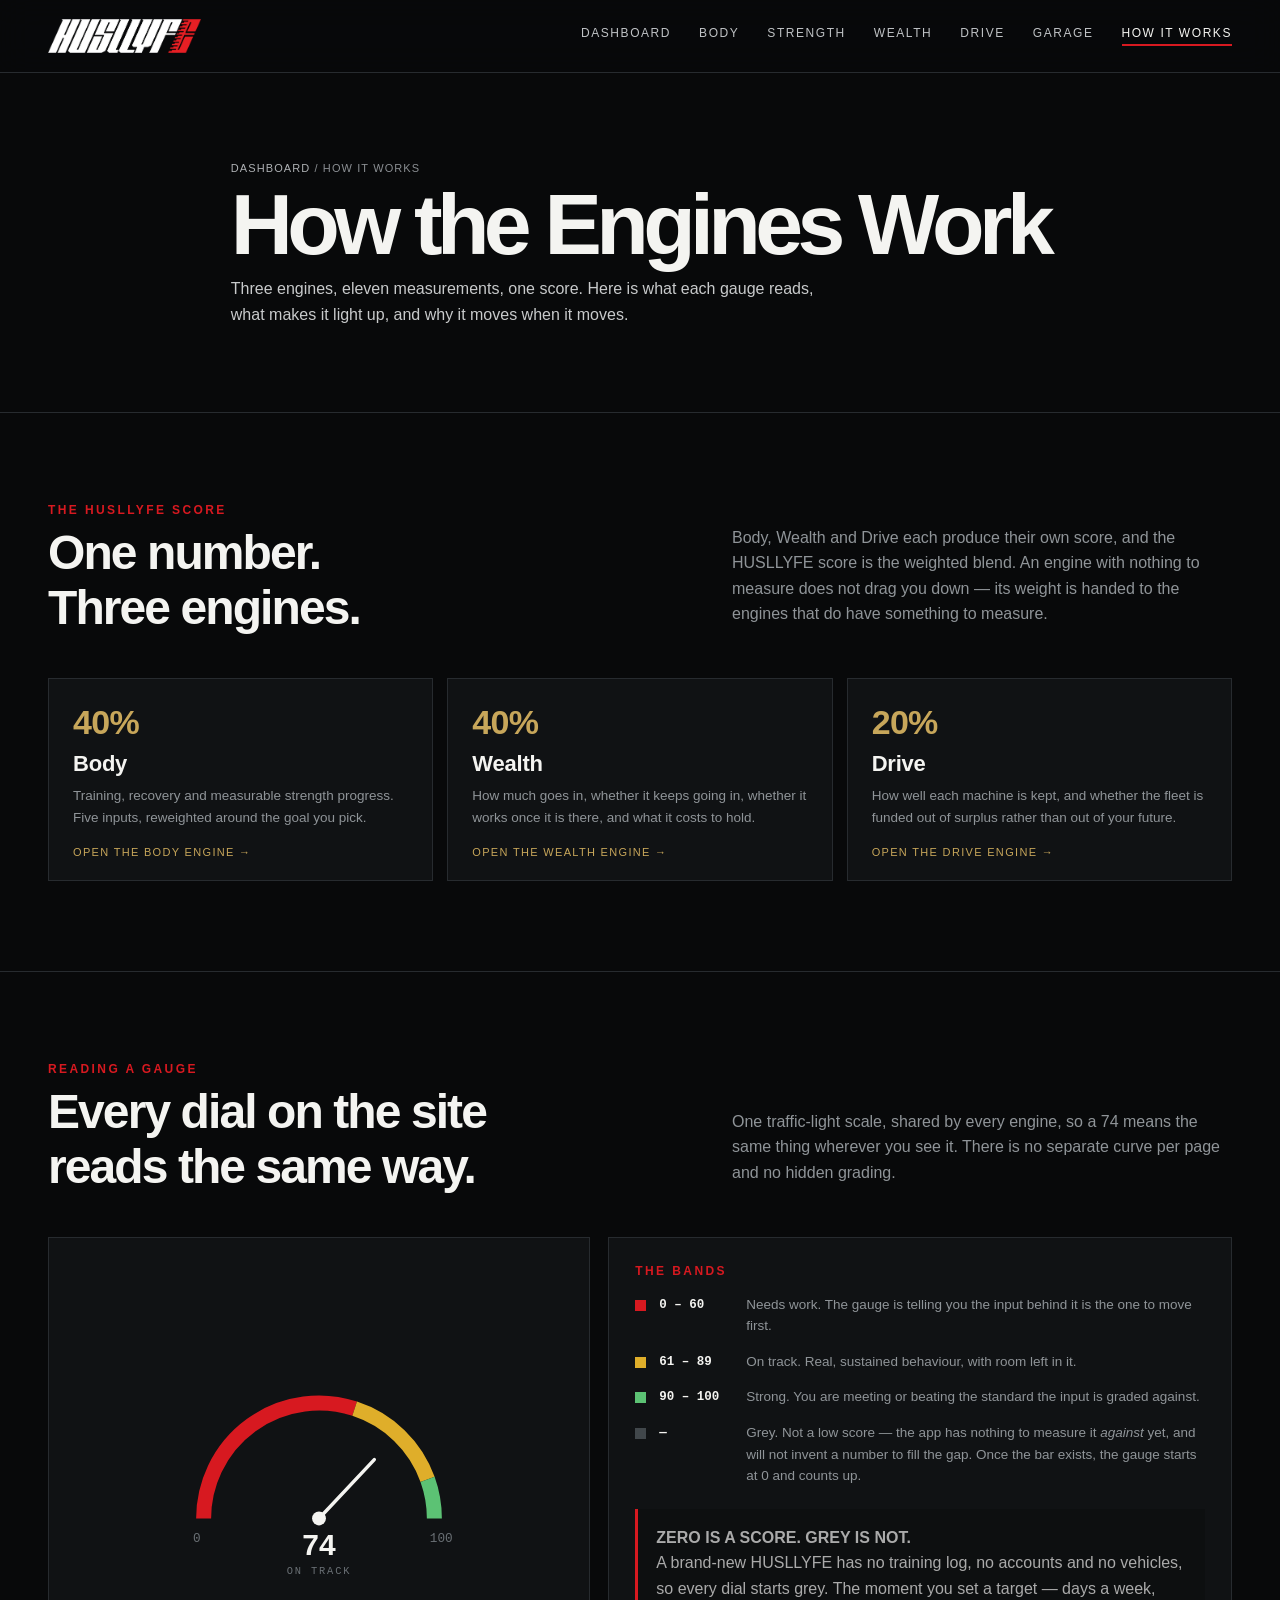
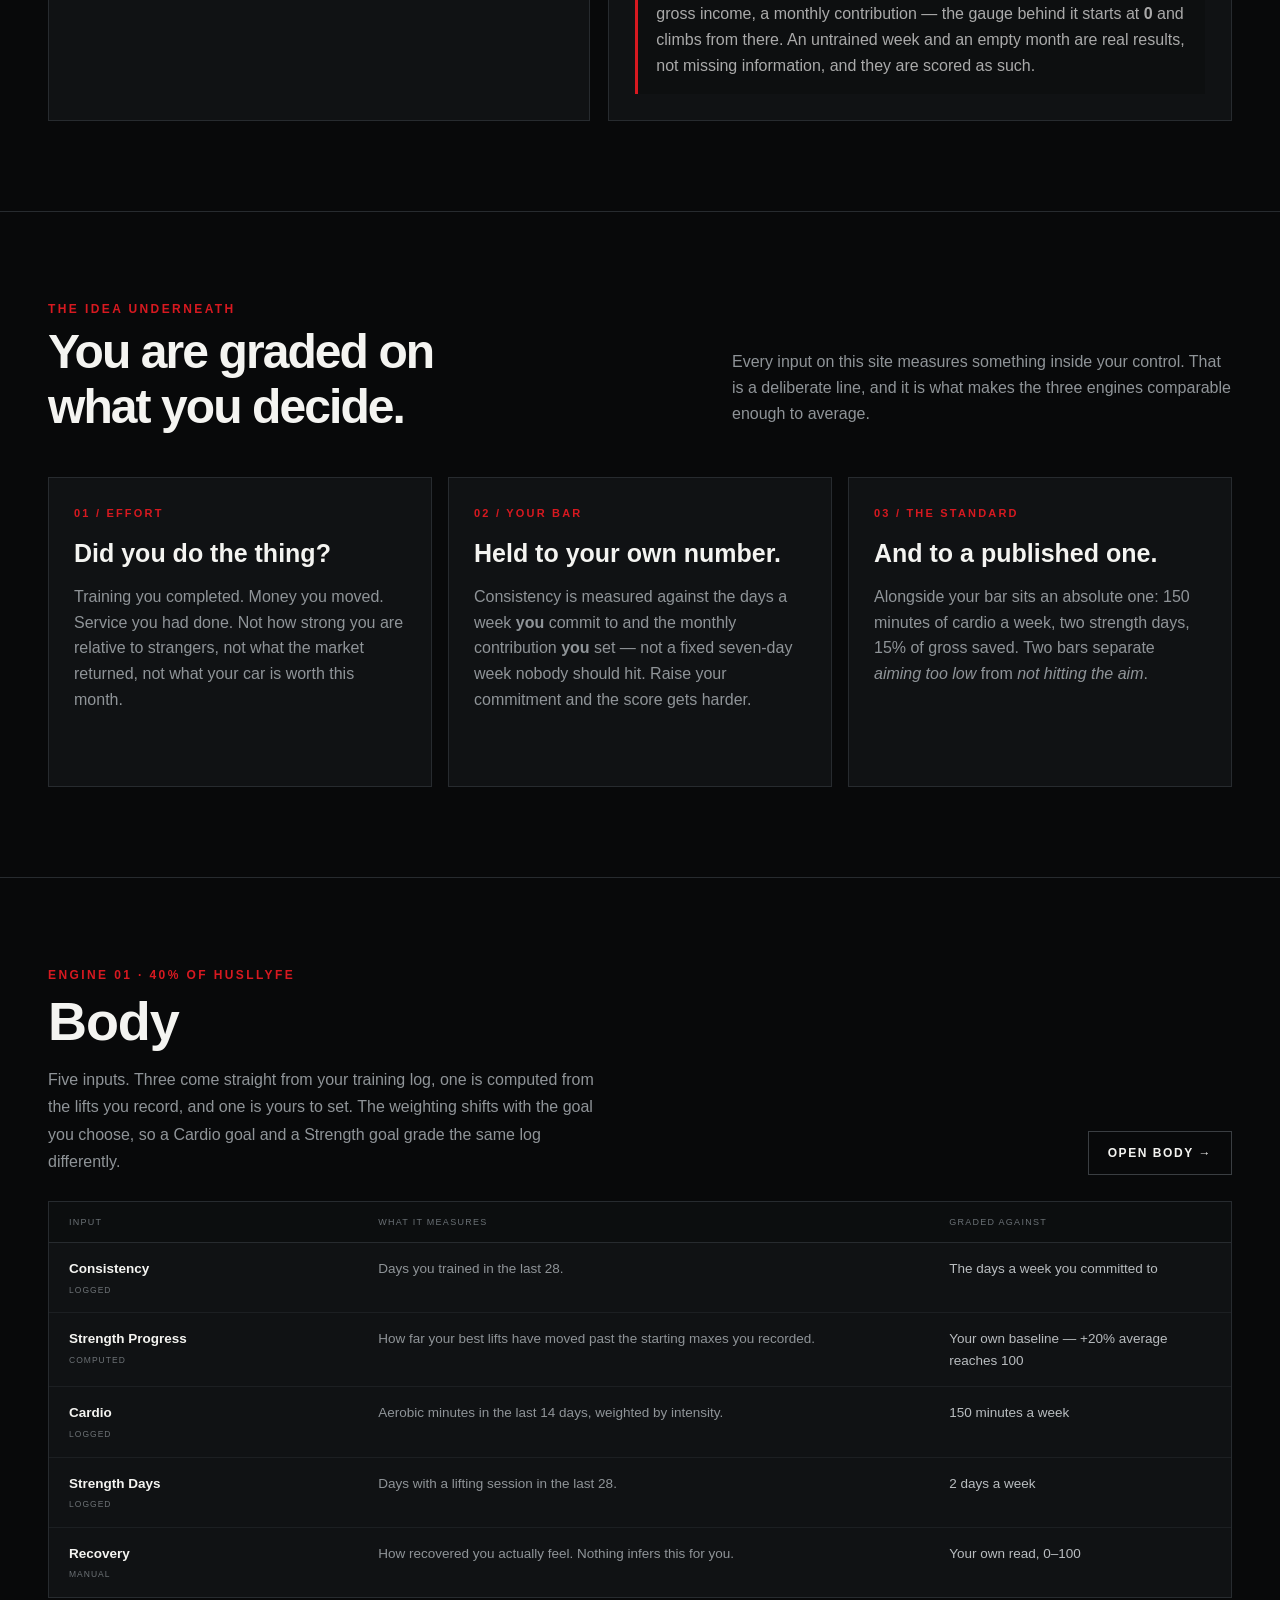
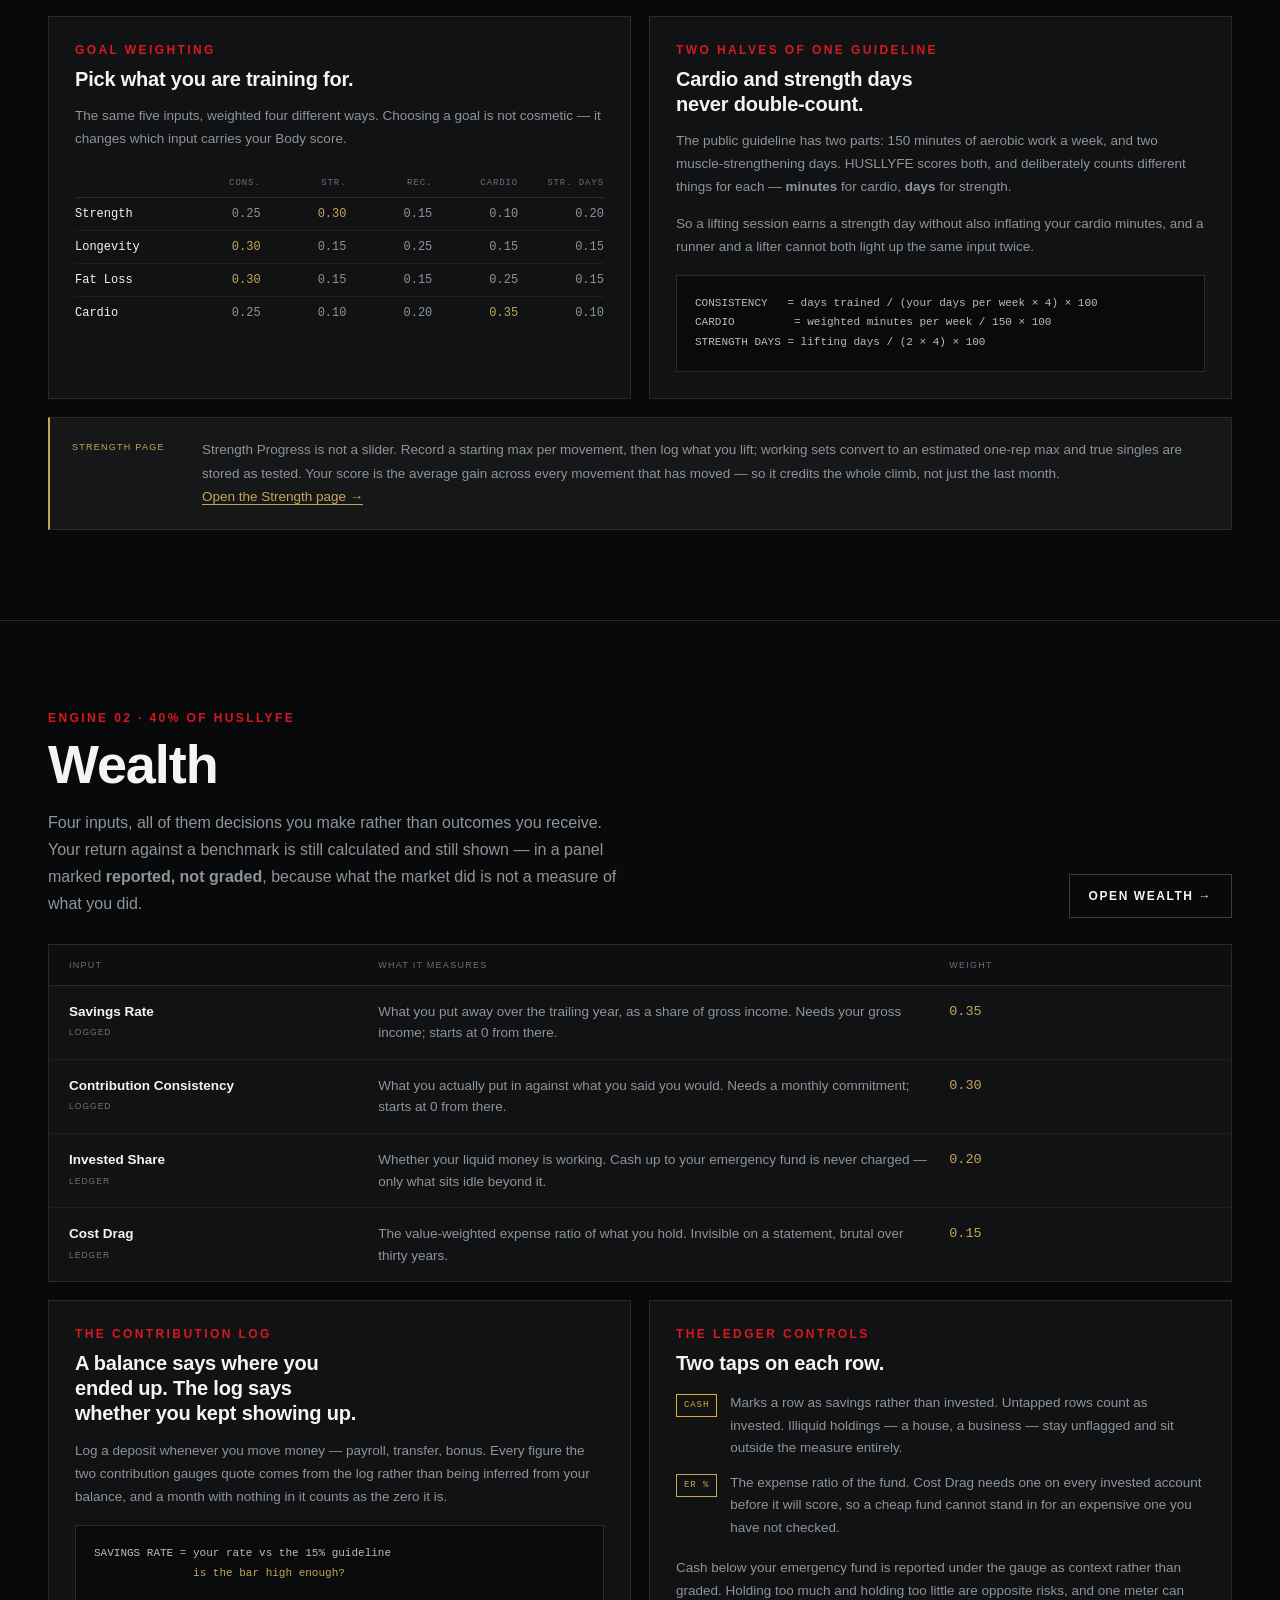
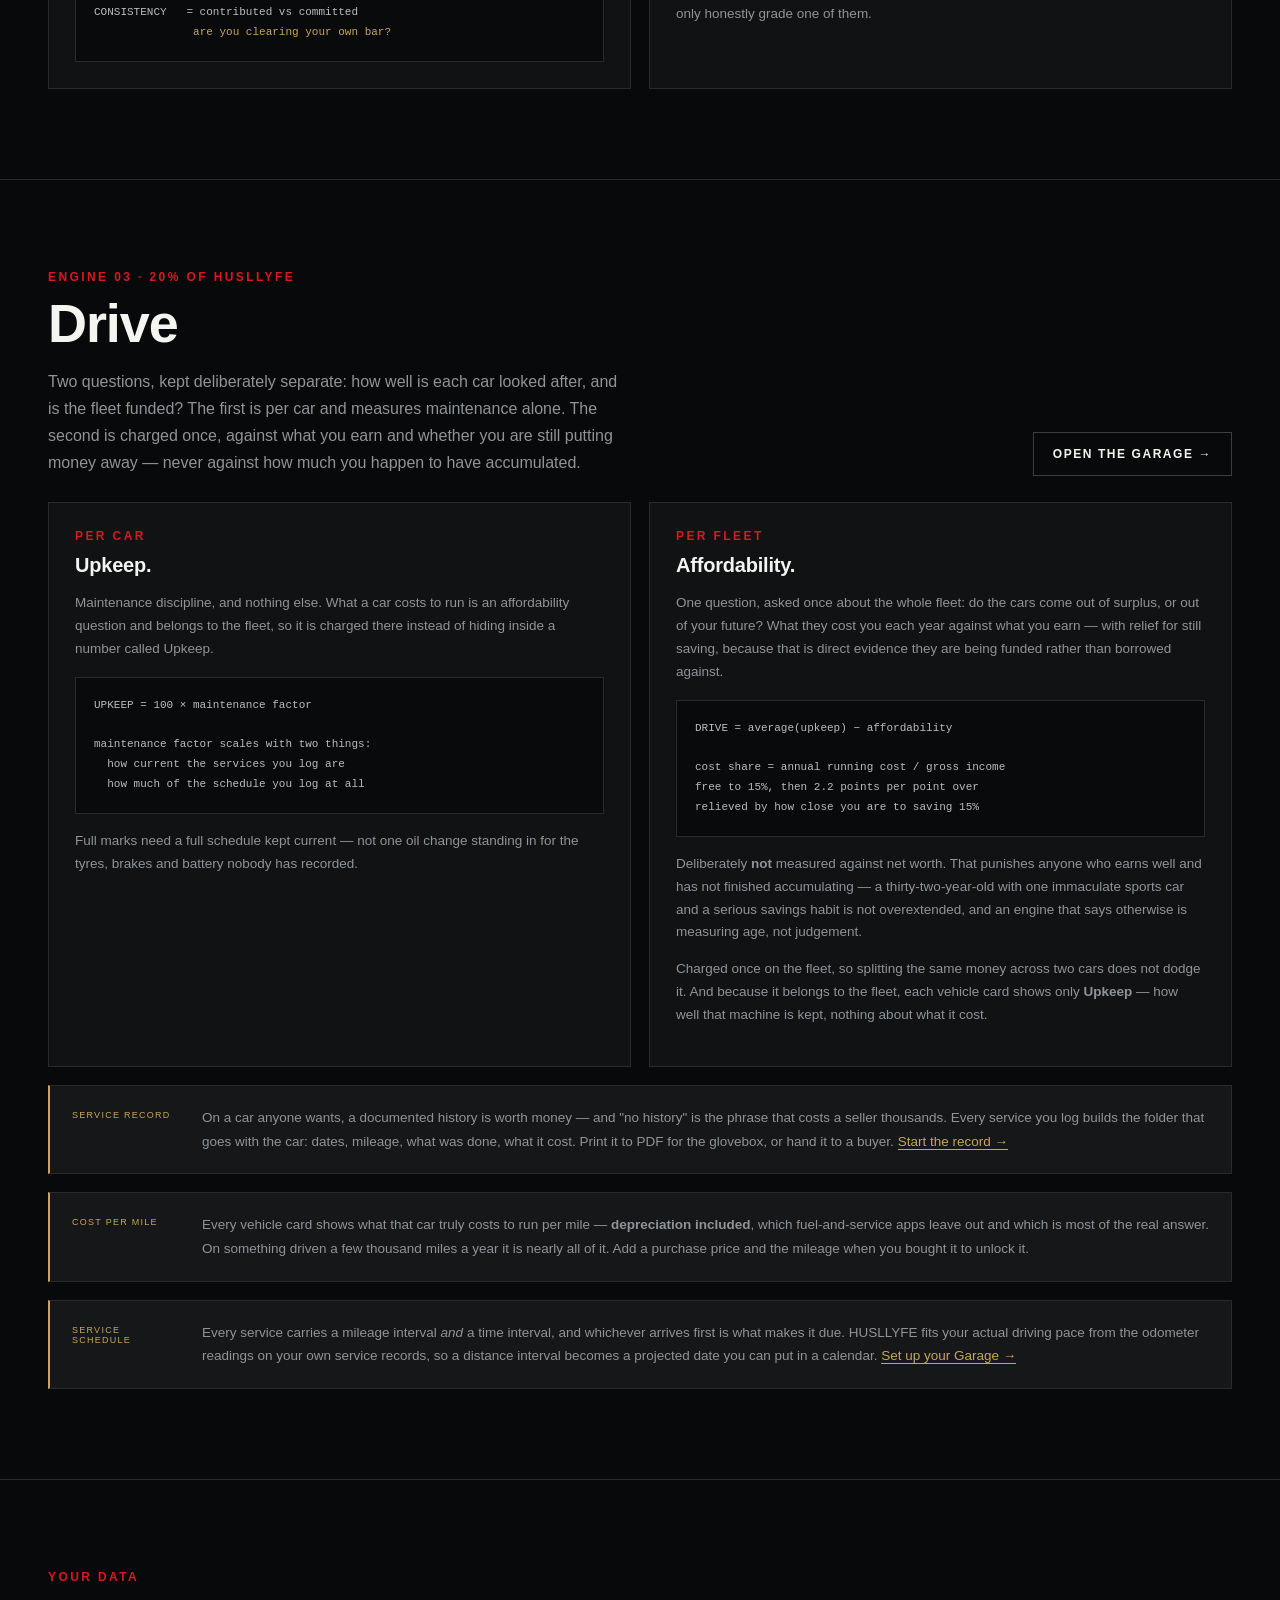
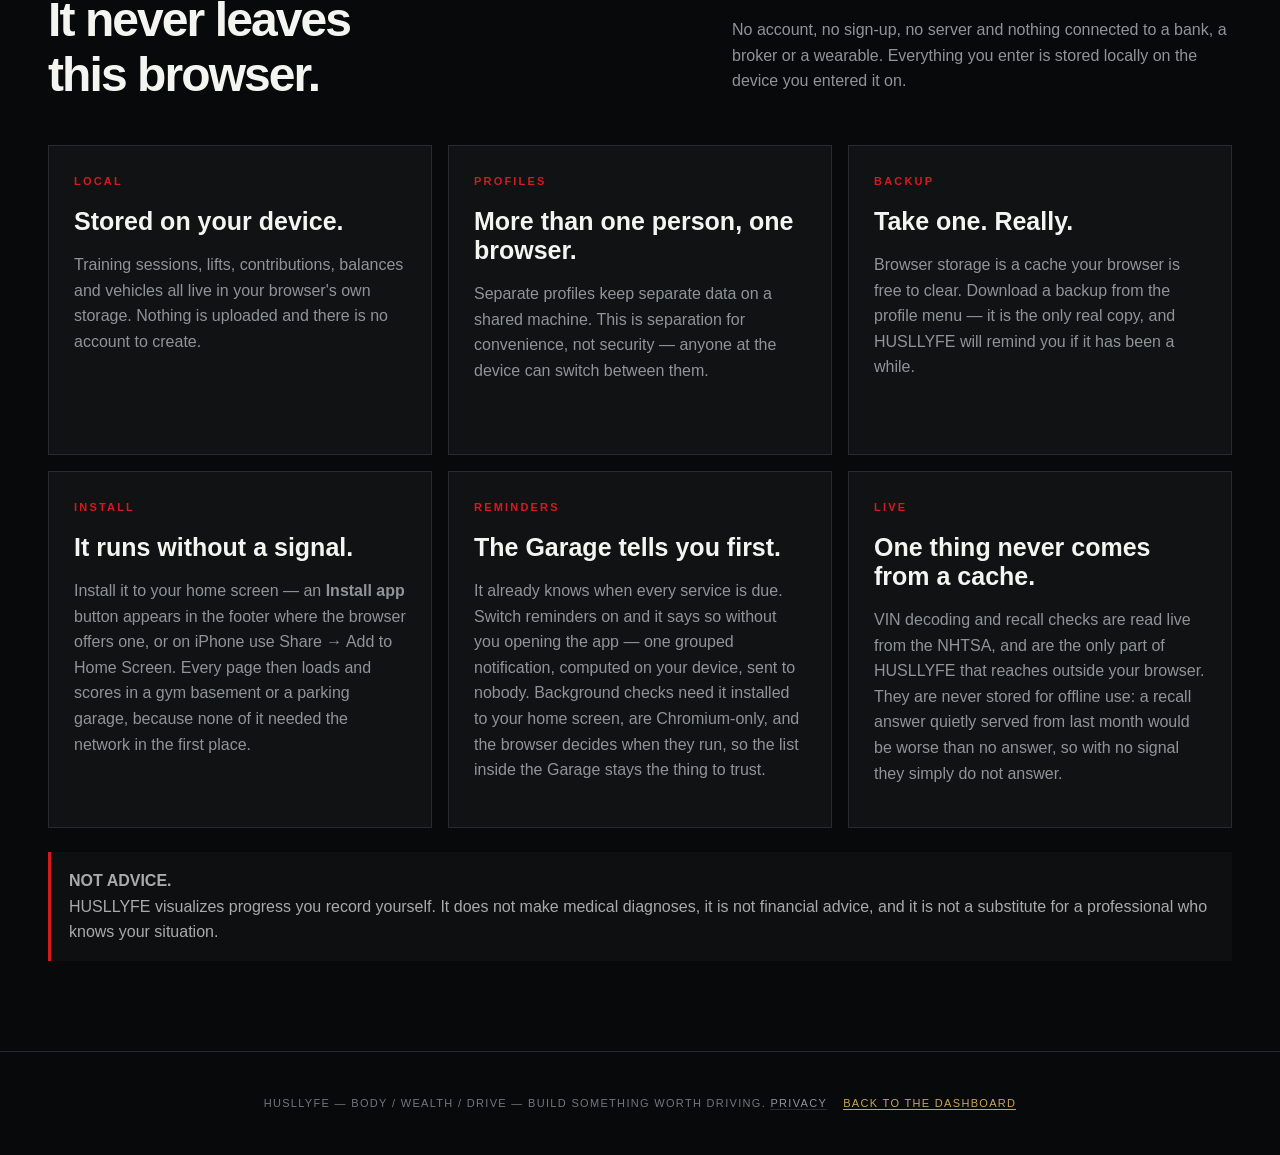
<file: how-it-works.html>
<!DOCTYPE html>
<html lang="en">
<head>
<meta charset="UTF-8">
<meta name="viewport" content="width=device-width, initial-scale=1.0">
<title>HUSLLYFE — How The Engines Work</title>
<link rel="icon" href="favicon.ico" sizes="any">
<link rel="icon" type="image/png" href="favicon.png">
<link rel="apple-touch-icon" href="apple-touch-icon.png">
<link rel="manifest" href="manifest.json">
<meta name="theme-color" content="#08090a">
<meta name="mobile-web-app-capable" content="yes">
<meta name="apple-mobile-web-app-capable" content="yes">
<meta name="apple-mobile-web-app-status-bar-style" content="black">
<meta name="apple-mobile-web-app-title" content="HUSLLYFE">
<meta name="description" content="What Body, Wealth and Drive each measure, what makes a gauge light up, and how to read the number it gives you.">
<meta property="og:title" content="HUSLLYFE — How The Engines Work">
<meta property="og:description" content="What Body, Wealth and Drive each measure, what makes a gauge light up, and how to read the number it gives you.">
<meta property="og:image" content="og-image.png">
<meta property="og:type" content="website">
<meta name="twitter:card" content="summary_large_image">
<link rel="stylesheet" href="app.css">
<link rel="stylesheet" href="how-it-works.css">
</head>
<body>
<header>
  <div class="wrap nav">
    <a href="index.html" class="logo" aria-label="HUSLLYFE — home"><img src="logo.png" alt="HUSLLYFE" width="377" height="84"></a>
    <nav id="mainNav">
      <a href="index.html">Dashboard</a>
      <a href="body.html">Body</a>
      <a href="strength.html">Strength</a>
      <a href="wealth.html">Wealth</a>
      <a href="drive.html">Drive</a>
      <a href="garage.html">Garage</a>
      <a href="how-it-works.html" class="active" aria-current="page">How It Works</a>
    </nav>
    <button class="nav-toggle" id="navToggle" aria-label="Toggle menu" aria-expanded="false" aria-controls="mainNav"><span></span><span></span><span></span></button>
  </div>
</header>
<div class="nav-scrim" id="navScrim"></div>

<div class="page-banner" style="background-image:url('https://images.unsplash.com/photo-1627018549036-9e88bf289218?fm=jpg&amp;q=70&amp;w=2000&amp;auto=format&amp;fit=crop')">
  <div class="wrap">
    <div class="breadcrumb"><a href="index.html">Dashboard</a> / How It Works</div>
    <h1>How the Engines Work</h1>
    <p>Three engines, eleven measurements, one score. Here is what each gauge reads, what makes it light up, and why it moves when it moves.</p>
  </div>
</div>

<main>

<!-- ============================ the one score ============================ -->
<section id="the-score" style="border-top:none">
  <div class="wrap">
    <div class="section-head">
      <div><div class="kicker">The HUSLLYFE Score</div><h2>One number.<br>Three engines.</h2></div>
      <p>Body, Wealth and Drive each produce their own score, and the HUSLLYFE score is the weighted blend. An engine with nothing to measure does not drag you down — its weight is handed to the engines that do have something to measure.</p>
    </div>

    <div class="engine-split">
      <a class="split-card" href="body.html">
        <div class="split-weight">40%</div>
        <h3>Body</h3>
        <p>Training, recovery and measurable strength progress. Five inputs, reweighted around the goal you pick.</p>
        <span class="split-go">Open the Body engine →</span>
      </a>
      <a class="split-card" href="wealth.html">
        <div class="split-weight">40%</div>
        <h3>Wealth</h3>
        <p>How much goes in, whether it keeps going in, whether it works once it is there, and what it costs to hold.</p>
        <span class="split-go">Open the Wealth engine →</span>
      </a>
      <a class="split-card" href="drive.html">
        <div class="split-weight">20%</div>
        <h3>Drive</h3>
        <p>How well each machine is kept, and whether the fleet is funded out of surplus rather than out of your future.</p>
        <span class="split-go">Open the Drive engine →</span>
      </a>
    </div>
  </div>
</section>

<!-- ============================ reading a gauge ============================ -->
<section id="reading">
  <div class="wrap">
    <div class="section-head">
      <div><div class="kicker">Reading a gauge</div><h2>Every dial on the site<br>reads the same way.</h2></div>
      <p>One traffic-light scale, shared by every engine, so a 74 means the same thing wherever you see it. There is no separate curve per page and no hidden grading.</p>
    </div>

    <div class="reading-grid">
      <div class="panel dial-panel">
        <svg viewBox="0 0 260 172" class="big-dial" role="img" aria-label="Gauge showing the three score bands: 0 to 60 red, 61 to 89 amber, 90 to 100 green, with a needle at 74">
          <path d="M30.0,120.0 A100,100 0 0 1 160.9,24.89" fill="none" stroke="#d71920" stroke-width="13"/>
          <path d="M160.9,24.89 A100,100 0 0 1 224.09,86.13" fill="none" stroke="#dfae2a" stroke-width="13"/>
          <path d="M224.09,86.13 A100,100 0 0 1 230.0,120.0" fill="none" stroke="#5cc274" stroke-width="13"/>
          <line x1="130" y1="120" x2="177.92" y2="68.97" stroke="#f4f4f1" stroke-width="3" stroke-linecap="round"/>
          <circle cx="130" cy="120" r="6" fill="#f4f4f1"/>
          <text x="130" y="152" text-anchor="middle" fill="#f4f4f1" font-size="26" font-weight="800" font-family="Inter,Arial,sans-serif">74</text>
          <text x="130" y="168" text-anchor="middle" fill="#6a7075" font-size="9" letter-spacing="1.6" font-family="ui-monospace,monospace">ON TRACK</text>
          <text x="24" y="140" text-anchor="middle" fill="#6a7075" font-size="11" font-family="ui-monospace,monospace">0</text>
          <text x="236" y="140" text-anchor="middle" fill="#6a7075" font-size="11" font-family="ui-monospace,monospace">100</text>
        </svg>
      </div>
      <div class="panel">
        <div class="kicker">The bands</div>
        <div class="band-list">
          <div class="band-row"><i style="background:var(--score-low)"></i><b>0 – 60</b><span>Needs work. The gauge is telling you the input behind it is the one to move first.</span></div>
          <div class="band-row"><i style="background:var(--score-mid)"></i><b>61 – 89</b><span>On track. Real, sustained behaviour, with room left in it.</span></div>
          <div class="band-row"><i style="background:var(--score-high)"></i><b>90 – 100</b><span>Strong. You are meeting or beating the standard the input is graded against.</span></div>
          <div class="band-row"><i style="background:var(--score-none)"></i><b>—</b><span>Grey. Not a low score — the app has nothing to measure it <em>against</em> yet, and will not invent a number to fill the gap. Once the bar exists, the gauge starts at 0 and counts up.</span></div>
        </div>
        <div class="privacy" style="margin-top:22px"><b>ZERO IS A SCORE. GREY IS NOT.</b><br>A brand-new HUSLLYFE has no training log, no accounts and no vehicles, so every dial starts grey. The moment you set a target — days a week, gross income, a monthly contribution — the gauge behind it starts at <b>0</b> and climbs from there. An untrained week and an empty month are real results, not missing information, and they are scored as such.</div>
      </div>
    </div>
  </div>
</section>

<!-- ============================ the principle ============================ -->
<section id="principle">
  <div class="wrap">
    <div class="section-head">
      <div><div class="kicker">The idea underneath</div><h2>You are graded on<br>what you decide.</h2></div>
      <p>Every input on this site measures something inside your control. That is a deliberate line, and it is what makes the three engines comparable enough to average.</p>
    </div>
    <div class="cards">
      <article class="card">
        <span class="number">01 / EFFORT</span>
        <h3>Did you do the thing?</h3>
        <p>Training you completed. Money you moved. Service you had done. Not how strong you are relative to strangers, not what the market returned, not what your car is worth this month.</p>
      </article>
      <article class="card">
        <span class="number">02 / YOUR BAR</span>
        <h3>Held to your own number.</h3>
        <p>Consistency is measured against the days a week <b>you</b> commit to and the monthly contribution <b>you</b> set — not a fixed seven-day week nobody should hit. Raise your commitment and the score gets harder.</p>
      </article>
      <article class="card">
        <span class="number">03 / THE STANDARD</span>
        <h3>And to a published one.</h3>
        <p>Alongside your bar sits an absolute one: 150 minutes of cardio a week, two strength days, 15% of gross saved. Two bars separate <em>aiming too low</em> from <em>not hitting the aim</em>.</p>
      </article>
    </div>
  </div>
</section>

<!-- ============================ BODY ============================ -->
<section id="body-engine">
  <div class="wrap">
    <div class="engine-head">
      <div>
        <div class="kicker">Engine 01 · 40% of HUSLLYFE</div>
        <h2>Body</h2>
        <p class="engine-lede">Five inputs. Three come straight from your training log, one is computed from the lifts you record, and one is yours to set. The weighting shifts with the goal you choose, so a Cardio goal and a Strength goal grade the same log differently.</p>
      </div>
      <a class="btn" href="body.html">Open Body →</a>
    </div>

    <div class="input-table">
      <div class="it-head"><span>Input</span><span>What it measures</span><span>Graded against</span></div>

      <div class="it-row">
        <span class="it-name">Consistency <em>Logged</em></span>
        <span>Days you trained in the last 28.</span>
        <span class="it-target">The days a week you committed to</span>
      </div>
      <div class="it-row">
        <span class="it-name">Strength Progress <em>Computed</em></span>
        <span>How far your best lifts have moved past the starting maxes you recorded.</span>
        <span class="it-target">Your own baseline — +20% average reaches 100</span>
      </div>
      <div class="it-row">
        <span class="it-name">Cardio <em>Logged</em></span>
        <span>Aerobic minutes in the last 14 days, weighted by intensity.</span>
        <span class="it-target">150 minutes a week</span>
      </div>
      <div class="it-row">
        <span class="it-name">Strength Days <em>Logged</em></span>
        <span>Days with a lifting session in the last 28.</span>
        <span class="it-target">2 days a week</span>
      </div>
      <div class="it-row">
        <span class="it-name">Recovery <em>Manual</em></span>
        <span>How recovered you actually feel. Nothing infers this for you.</span>
        <span class="it-target">Your own read, 0–100</span>
      </div>
    </div>

    <div class="two-up">
      <div class="panel">
        <div class="kicker">Goal weighting</div>
        <h3>Pick what you are training for.</h3>
        <p class="muted">The same five inputs, weighted four different ways. Choosing a goal is not cosmetic — it changes which input carries your Body score.</p>
        <div class="goal-table">
          <div class="gt-head"><span></span><span>Cons.</span><span>Str.</span><span>Rec.</span><span>Cardio</span><span>Str. days</span></div>
          <div class="gt-row"><span>Strength</span><span>0.25</span><span class="hi">0.30</span><span>0.15</span><span>0.10</span><span>0.20</span></div>
          <div class="gt-row"><span>Longevity</span><span class="hi">0.30</span><span>0.15</span><span>0.25</span><span>0.15</span><span>0.15</span></div>
          <div class="gt-row"><span>Fat Loss</span><span class="hi">0.30</span><span>0.15</span><span>0.15</span><span>0.25</span><span>0.15</span></div>
          <div class="gt-row"><span>Cardio</span><span>0.25</span><span>0.10</span><span>0.20</span><span class="hi">0.35</span><span>0.10</span></div>
        </div>
      </div>
      <div class="panel">
        <div class="kicker">Two halves of one guideline</div>
        <h3>Cardio and strength days<br>never double-count.</h3>
        <p class="muted">The public guideline has two parts: 150 minutes of aerobic work a week, and two muscle-strengthening days. HUSLLYFE scores both, and deliberately counts different things for each — <b>minutes</b> for cardio, <b>days</b> for strength.</p>
        <p class="muted">So a lifting session earns a strength day without also inflating your cardio minutes, and a runner and a lifter cannot both light up the same input twice.</p>
        <div class="formula">CONSISTENCY&nbsp;&nbsp; = days trained / (your days per week &times; 4) &times; 100<br>CARDIO&nbsp;&nbsp;&nbsp;&nbsp;&nbsp;&nbsp;&nbsp;&nbsp; = weighted minutes per week / 150 &times; 100<br>STRENGTH DAYS = lifting days / (2 &times; 4) &times; 100</div>
      </div>
    </div>

    <div class="callout">
      <div class="callout-tag">Strength page</div>
      <p>Strength Progress is not a slider. Record a starting max per movement, then log what you lift; working sets convert to an estimated one-rep max and true singles are stored as tested. Your score is the average gain across every movement that has moved — so it credits the whole climb, not just the last month. <a href="strength.html">Open the Strength page →</a></p>
    </div>
  </div>
</section>

<!-- ============================ WEALTH ============================ -->
<section id="wealth-engine-explained">
  <div class="wrap">
    <div class="engine-head">
      <div>
        <div class="kicker">Engine 02 · 40% of HUSLLYFE</div>
        <h2>Wealth</h2>
        <p class="engine-lede">Four inputs, all of them decisions you make rather than outcomes you receive. Your return against a benchmark is still calculated and still shown — in a panel marked <b>reported, not graded</b>, because what the market did is not a measure of what you did.</p>
      </div>
      <a class="btn" href="wealth.html">Open Wealth →</a>
    </div>

    <div class="input-table">
      <div class="it-head"><span>Input</span><span>What it measures</span><span>Weight</span></div>
      <div class="it-row">
        <span class="it-name">Savings Rate <em>Logged</em></span>
        <span>What you put away over the trailing year, as a share of gross income. Needs your gross income; starts at 0 from there.</span>
        <span class="it-weight">0.35</span>
      </div>
      <div class="it-row">
        <span class="it-name">Contribution Consistency <em>Logged</em></span>
        <span>What you actually put in against what you said you would. Needs a monthly commitment; starts at 0 from there.</span>
        <span class="it-weight">0.30</span>
      </div>
      <div class="it-row">
        <span class="it-name">Invested Share <em>Ledger</em></span>
        <span>Whether your liquid money is working. Cash up to your emergency fund is never charged — only what sits idle beyond it.</span>
        <span class="it-weight">0.20</span>
      </div>
      <div class="it-row">
        <span class="it-name">Cost Drag <em>Ledger</em></span>
        <span>The value-weighted expense ratio of what you hold. Invisible on a statement, brutal over thirty years.</span>
        <span class="it-weight">0.15</span>
      </div>
    </div>

    <div class="two-up">
      <div class="panel">
        <div class="kicker">The contribution log</div>
        <h3>A balance says where you<br>ended up. The log says<br>whether you kept showing up.</h3>
        <p class="muted">Log a deposit whenever you move money — payroll, transfer, bonus. Every figure the two contribution gauges quote comes from the log rather than being inferred from your balance, and a month with nothing in it counts as the zero it is.</p>
        <div class="formula">SAVINGS RATE = your rate vs the 15% guideline<br>&nbsp;&nbsp;&nbsp;&nbsp;&nbsp;&nbsp;&nbsp;&nbsp;&nbsp;&nbsp;&nbsp;&nbsp;&nbsp;&nbsp;&nbsp;<span class="fq">is the bar high enough?</span><br><br>CONSISTENCY&nbsp;&nbsp; = contributed vs committed<br>&nbsp;&nbsp;&nbsp;&nbsp;&nbsp;&nbsp;&nbsp;&nbsp;&nbsp;&nbsp;&nbsp;&nbsp;&nbsp;&nbsp;&nbsp;<span class="fq">are you clearing your own bar?</span></div>
      </div>
      <div class="panel">
        <div class="kicker">The ledger controls</div>
        <h3>Two taps on each row.</h3>
        <div class="ledger-key">
          <div class="key-row"><span class="key-tag cash">CASH</span><span>Marks a row as savings rather than invested. Untapped rows count as invested. Illiquid holdings — a house, a business — stay unflagged and sit outside the measure entirely.</span></div>
          <div class="key-row"><span class="key-tag er">ER %</span><span>The expense ratio of the fund. Cost Drag needs one on every invested account before it will score, so a cheap fund cannot stand in for an expensive one you have not checked.</span></div>
        </div>
        <p class="muted" style="margin-top:18px">Cash below your emergency fund is reported under the gauge as context rather than graded. Holding too much and holding too little are opposite risks, and one meter can only honestly grade one of them.</p>
      </div>
    </div>
  </div>
</section>

<!-- ============================ DRIVE ============================ -->
<section id="drive-engine-explained">
  <div class="wrap">
    <div class="engine-head">
      <div>
        <div class="kicker">Engine 03 · 20% of HUSLLYFE</div>
        <h2>Drive</h2>
        <p class="engine-lede">Two questions, kept deliberately separate: how well is each car looked after, and is the fleet funded? The first is per car and measures maintenance alone. The second is charged once, against what you earn and whether you are still putting money away — never against how much you happen to have accumulated.</p>
      </div>
      <a class="btn" href="garage.html">Open the Garage →</a>
    </div>

    <div class="two-up">
      <div class="panel">
        <div class="kicker">Per car</div>
        <h3>Upkeep.</h3>
        <p class="muted">Maintenance discipline, and nothing else. What a car costs to run is an affordability question and belongs to the fleet, so it is charged there instead of hiding inside a number called Upkeep.</p>
        <div class="formula">UPKEEP = 100 &times; maintenance factor<br><br>maintenance factor scales with two things:<br>&nbsp;&nbsp;how current the services you log are<br>&nbsp;&nbsp;how much of the schedule you log at all</div>
        <p class="muted" style="margin-top:16px">Full marks need a full schedule kept current — not one oil change standing in for the tyres, brakes and battery nobody has recorded.</p>
      </div>
      <div class="panel">
        <div class="kicker">Per fleet</div>
        <h3>Affordability.</h3>
        <p class="muted">One question, asked once about the whole fleet: do the cars come out of surplus, or out of your future? What they cost you each year against what you earn — with relief for still saving, because that is direct evidence they are being funded rather than borrowed against.</p>
        <div class="formula">DRIVE = average(upkeep) &minus; affordability<br><br>cost share = annual running cost / gross income<br>free to 15%, then 2.2 points per point over<br>relieved by how close you are to saving 15%</div>
        <p class="muted" style="margin-top:16px">Deliberately <b>not</b> measured against net worth. That punishes anyone who earns well and has not finished accumulating — a thirty-two-year-old with one immaculate sports car and a serious savings habit is not overextended, and an engine that says otherwise is measuring age, not judgement.</p>
        <p class="muted">Charged once on the fleet, so splitting the same money across two cars does not dodge it. And because it belongs to the fleet, each vehicle card shows only <b>Upkeep</b> — how well that machine is kept, nothing about what it cost.</p>
      </div>
    </div>

    <div class="callout">
      <div class="callout-tag">Service record</div>
      <p>On a car anyone wants, a documented history is worth money &mdash; and "no history" is the phrase that costs a seller thousands. Every service you log builds the folder that goes with the car: dates, mileage, what was done, what it cost. Print it to PDF for the glovebox, or hand it to a buyer. <a href="garage.html">Start the record &rarr;</a></p>
    </div>

    <div class="callout">
      <div class="callout-tag">Cost per mile</div>
      <p>Every vehicle card shows what that car truly costs to run per mile &mdash; <b>depreciation included</b>, which fuel-and-service apps leave out and which is most of the real answer. On something driven a few thousand miles a year it is nearly all of it. Add a purchase price and the mileage when you bought it to unlock it.</p>
    </div>

    <div class="callout">
      <div class="callout-tag">Service schedule</div>
      <p>Every service carries a mileage interval <em>and</em> a time interval, and whichever arrives first is what makes it due. HUSLLYFE fits your actual driving pace from the odometer readings on your own service records, so a distance interval becomes a projected date you can put in a calendar. <a href="garage.html">Set up your Garage →</a></p>
    </div>
  </div>
</section>

<!-- ============================ data ============================ -->
<section id="your-data">
  <div class="wrap">
    <div class="section-head">
      <div><div class="kicker">Your data</div><h2>It never leaves<br>this browser.</h2></div>
      <p>No account, no sign-up, no server and nothing connected to a bank, a broker or a wearable. Everything you enter is stored locally on the device you entered it on.</p>
    </div>
    <div class="cards">
      <article class="card">
        <span class="number">LOCAL</span>
        <h3>Stored on your device.</h3>
        <p>Training sessions, lifts, contributions, balances and vehicles all live in your browser's own storage. Nothing is uploaded and there is no account to create.</p>
      </article>
      <article class="card">
        <span class="number">PROFILES</span>
        <h3>More than one person, one browser.</h3>
        <p>Separate profiles keep separate data on a shared machine. This is separation for convenience, not security — anyone at the device can switch between them.</p>
      </article>
      <article class="card">
        <span class="number">BACKUP</span>
        <h3>Take one. Really.</h3>
        <p>Browser storage is a cache your browser is free to clear. Download a backup from the profile menu — it is the only real copy, and HUSLLYFE will remind you if it has been a while.</p>
      </article>
      <article class="card">
        <span class="number">INSTALL</span>
        <h3>It runs without a signal.</h3>
        <p>Install it to your home screen — an <b>Install app</b> button appears in the footer where the browser offers one, or on iPhone use Share → Add to Home Screen. Every page then loads and scores in a gym basement or a parking garage, because none of it needed the network in the first place.</p>
      </article>
      <article class="card">
        <span class="number">REMINDERS</span>
        <h3>The Garage tells you first.</h3>
        <p>It already knows when every service is due. Switch reminders on and it says so without you opening the app — one grouped notification, computed on your device, sent to nobody. Background checks need it installed to your home screen, are Chromium-only, and the browser decides when they run, so the list inside the Garage stays the thing to trust.</p>
      </article>
      <article class="card">
        <span class="number">LIVE</span>
        <h3>One thing never comes from a cache.</h3>
        <p>VIN decoding and recall checks are read live from the NHTSA, and are the only part of HUSLLYFE that reaches outside your browser. They are never stored for offline use: a recall answer quietly served from last month would be worse than no answer, so with no signal they simply do not answer.</p>
      </article>
    </div>
    <div class="privacy" style="margin-top:24px"><b>NOT ADVICE.</b><br>HUSLLYFE visualizes progress you record yourself. It does not make medical diagnoses, it is not financial advice, and it is not a substitute for a professional who knows your situation.</div>
  </div>
</section>

</main>

<footer>
  <div class="wrap" style="display:flex;justify-content:space-between;align-items:center;gap:16px;flex-wrap:wrap">
    <span>HUSLLYFE — Body / Wealth / Drive — Build something worth driving. <a href="privacy.html" style="color:var(--muted);border-bottom:1px solid var(--line)">Privacy</a></span>
    <a href="index.html" style="color:var(--gold);border-bottom:1px solid var(--gold)">Back to the dashboard</a>
  </div>
</footer>

<div class="toast" id="toast" role="status" aria-live="polite"></div>

<script src="app.js"></script>
<script>
  // Chrome only — this page reads nothing and writes nothing.
  window.HUSLLYFE.wireChrome();
</script>

</body>
</html>
</file>
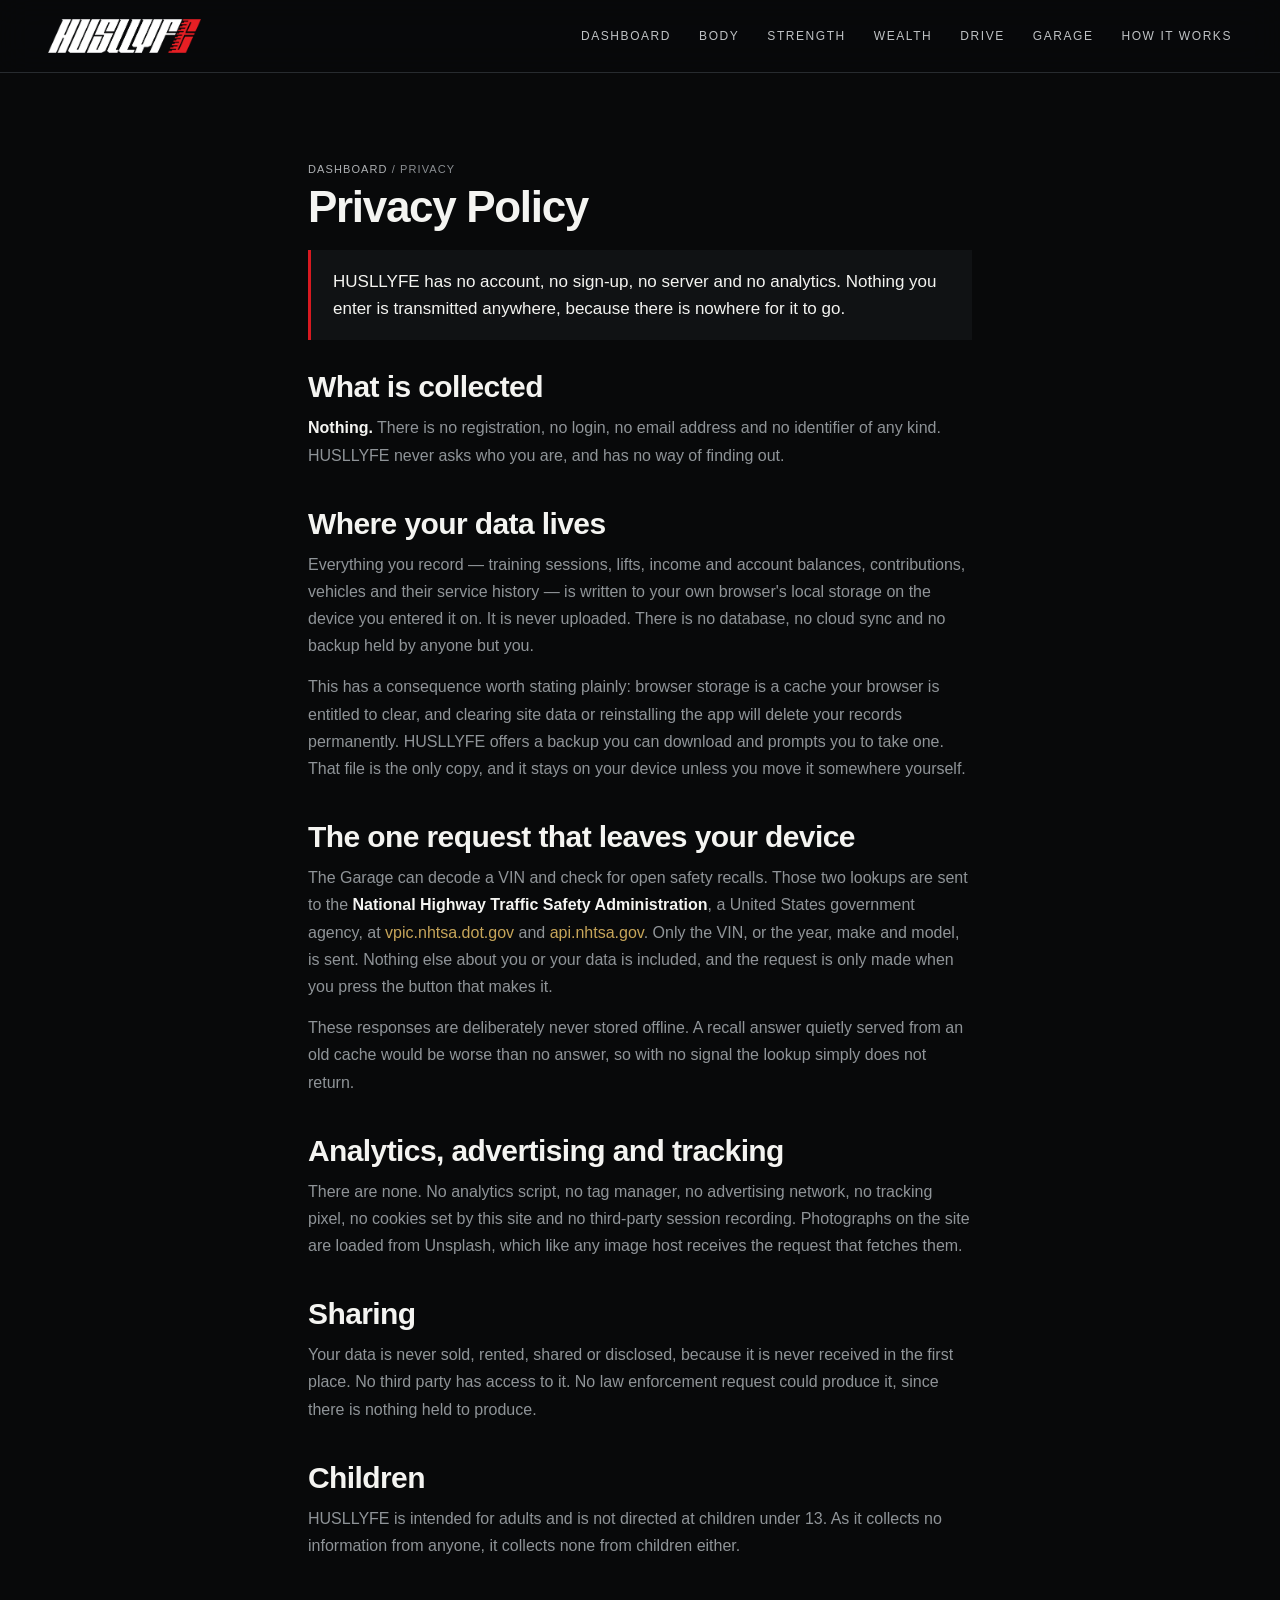
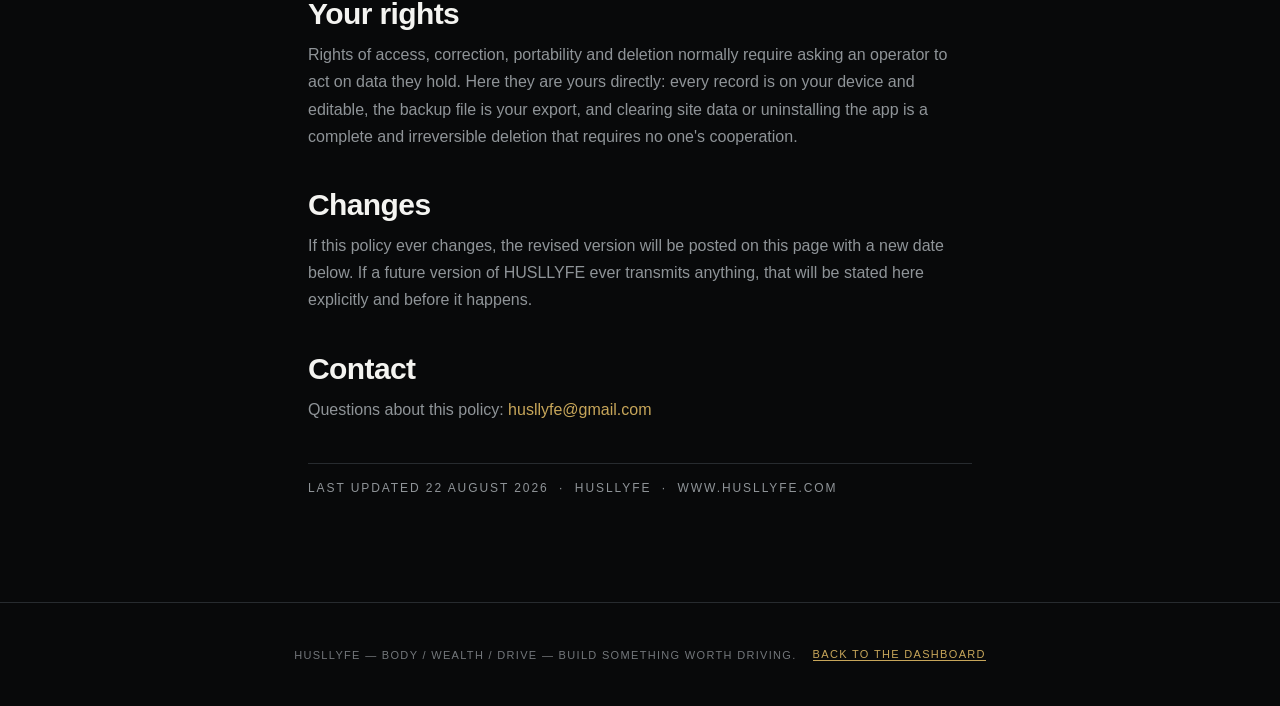
<file: privacy.html>
<!DOCTYPE html>
<html lang="en">
<head>
<meta charset="UTF-8">
<meta name="viewport" content="width=device-width, initial-scale=1.0">
<title>HUSLLYFE — Privacy</title>
<link rel="icon" href="favicon.ico" sizes="any">
<link rel="icon" type="image/png" href="favicon.png">
<link rel="apple-touch-icon" href="apple-touch-icon.png">
<link rel="manifest" href="manifest.json">
<meta name="theme-color" content="#08090a">
<meta name="mobile-web-app-capable" content="yes">
<meta name="apple-mobile-web-app-capable" content="yes">
<meta name="apple-mobile-web-app-status-bar-style" content="black">
<meta name="apple-mobile-web-app-title" content="HUSLLYFE">
<meta name="description" content="HUSLLYFE has no account, no server and no analytics. Everything you enter stays on your device.">
<meta property="og:title" content="HUSLLYFE — Privacy">
<meta property="og:description" content="HUSLLYFE has no account, no server and no analytics. Everything you enter stays on your device.">
<meta property="og:image" content="og-image.png">
<meta property="og:type" content="website">
<meta name="twitter:card" content="summary_large_image">
<link rel="stylesheet" href="app.css">
<style>
  .policy{max-width:720px}
  .policy h2{font-size:30px;letter-spacing:-.02em;margin:38px 0 10px}
  .policy h2:first-of-type{margin-top:0}
  .policy p{color:var(--muted);line-height:1.7;margin:0 0 14px}
  .policy ul{color:var(--muted);line-height:1.7;padding-left:20px;margin:0 0 14px}
  .policy li{margin-bottom:9px}
  .policy b{color:var(--text);font-weight:600}
  .policy .stamp{font-size:12px;letter-spacing:.16em;text-transform:uppercase;color:var(--muted);
    border-top:1px solid var(--line);padding-top:14px;margin-top:40px}
  .plain-claim{border-left:3px solid var(--accent);background:var(--panel);padding:18px 22px;margin:0 0 30px}
  .plain-claim p{color:var(--text);margin:0;font-size:17px;line-height:1.6}
</style>
</head>
<body>
<header>
  <div class="wrap nav">
    <a href="index.html" class="logo" aria-label="HUSLLYFE — home"><img src="logo.png" alt="HUSLLYFE" width="377" height="84"></a>
    <nav id="mainNav">
      <a href="index.html">Dashboard</a>
      <a href="body.html">Body</a>
      <a href="strength.html">Strength</a>
      <a href="wealth.html">Wealth</a>
      <a href="drive.html">Drive</a>
      <a href="garage.html">Garage</a>
      <a href="how-it-works.html">How It Works</a>
    </nav>
    <button class="nav-toggle" id="navToggle" aria-label="Toggle menu" aria-expanded="false" aria-controls="mainNav"><span></span><span></span><span></span></button>
  </div>
</header>
<div class="nav-scrim" id="navScrim"></div>

<main>
<section style="border-top:none">
  <div class="wrap policy">
    <div class="breadcrumb"><a href="index.html">Dashboard</a> / Privacy</div>
    <h1 style="font-size:44px;letter-spacing:-.03em;margin:6px 0 24px">Privacy Policy</h1>

    <div class="plain-claim">
      <p>HUSLLYFE has no account, no sign-up, no server and no analytics. Nothing you enter is transmitted anywhere, because there is nowhere for it to go.</p>
    </div>

    <h2>What is collected</h2>
    <p><b>Nothing.</b> There is no registration, no login, no email address and no identifier of any kind. HUSLLYFE never asks who you are, and has no way of finding out.</p>

    <h2>Where your data lives</h2>
    <p>Everything you record &mdash; training sessions, lifts, income and account balances, contributions, vehicles and their service history &mdash; is written to your own browser's local storage on the device you entered it on. It is never uploaded. There is no database, no cloud sync and no backup held by anyone but you.</p>
    <p>This has a consequence worth stating plainly: browser storage is a cache your browser is entitled to clear, and clearing site data or reinstalling the app will delete your records permanently. HUSLLYFE offers a backup you can download and prompts you to take one. That file is the only copy, and it stays on your device unless you move it somewhere yourself.</p>

    <h2>The one request that leaves your device</h2>
    <p>The Garage can decode a VIN and check for open safety recalls. Those two lookups are sent to the <b>National Highway Traffic Safety Administration</b>, a United States government agency, at <span style="color:var(--gold)">vpic.nhtsa.dot.gov</span> and <span style="color:var(--gold)">api.nhtsa.gov</span>. Only the VIN, or the year, make and model, is sent. Nothing else about you or your data is included, and the request is only made when you press the button that makes it.</p>
    <p>These responses are deliberately never stored offline. A recall answer quietly served from an old cache would be worse than no answer, so with no signal the lookup simply does not return.</p>

    <h2>Analytics, advertising and tracking</h2>
    <p>There are none. No analytics script, no tag manager, no advertising network, no tracking pixel, no cookies set by this site and no third-party session recording. Photographs on the site are loaded from Unsplash, which like any image host receives the request that fetches them.</p>

    <h2>Sharing</h2>
    <p>Your data is never sold, rented, shared or disclosed, because it is never received in the first place. No third party has access to it. No law enforcement request could produce it, since there is nothing held to produce.</p>

    <h2>Children</h2>
    <p>HUSLLYFE is intended for adults and is not directed at children under 13. As it collects no information from anyone, it collects none from children either.</p>

    <h2>Your rights</h2>
    <p>Rights of access, correction, portability and deletion normally require asking an operator to act on data they hold. Here they are yours directly: every record is on your device and editable, the backup file is your export, and clearing site data or uninstalling the app is a complete and irreversible deletion that requires no one's cooperation.</p>

    <h2>Changes</h2>
    <p>If this policy ever changes, the revised version will be posted on this page with a new date below. If a future version of HUSLLYFE ever transmits anything, that will be stated here explicitly and before it happens.</p>

    <h2>Contact</h2>
    <p>Questions about this policy: <a href="mailto:husllyfe@gmail.com" style="color:var(--gold)">husllyfe@gmail.com</a></p>

    <p class="stamp">Last updated 22 August 2026 &nbsp;&middot;&nbsp; HUSLLYFE &nbsp;&middot;&nbsp; www.husllyfe.com</p>
  </div>
</section>
</main>

<footer>
  <div class="wrap" style="display:flex;justify-content:space-between;align-items:center;gap:16px;flex-wrap:wrap">
    <span>HUSLLYFE — Body / Wealth / Drive — Build something worth driving.</span>
    <a href="index.html" style="color:var(--gold);border-bottom:1px solid var(--gold)">Back to the dashboard</a>
  </div>
</footer>

<div class="toast" id="toast" role="status" aria-live="polite"></div>

<script src="app.js"></script>
<script>
  // Chrome only — this page reads nothing and writes nothing.
  window.HUSLLYFE.wireChrome();
</script>

</body>
</html>
</file>
<file: app.css>
/* HUSLLYFE — shared styles. Loaded by every page. */
:root{
  --bg:#08090a;--panel:#101214;--panel2:#151719;--text:#f4f4f1;
  --muted:#8f9498;--line:#272b2f;--accent:#d71920;--accent2:#ff3b30;
  --green:#79c78a;--gold:#c7a65a;
  /* Score bands — 0-60 low, 61-89 mid, 90-100 high. Shared by every gauge. */
  --score-low:#d71920;--score-mid:#dfae2a;--score-high:#5cc274;
  --score-none:#41474b;   /* nothing logged yet — not a measurement */
}
*{box-sizing:border-box}
/* `clip` rather than `hidden`: hidden would make the root a scroll
   container and break the sticky header. The off-canvas mobile nav sits
   at translateX(100%), which Chrome counts toward the document's
   scrollable overflow — so without this every page scrolled 300px
   sideways on a phone, into an empty strip. */
html{scroll-behavior:smooth;overflow-x:clip}
body{overflow-x:clip}
body{margin:0;background:var(--bg);color:var(--text);font-family:Inter,Arial,sans-serif}
a{color:inherit;text-decoration:none}.wrap{max-width:1240px;margin:auto;padding:0 28px}
header{position:sticky;top:0;z-index:20;background:rgba(8,9,10,.9);backdrop-filter:blur(16px);border-bottom:1px solid var(--line)}
.nav{height:72px;display:flex;align-items:center;justify-content:space-between}
.logo{display:flex;align-items:center;flex-shrink:0}
.logo img{display:block;height:34px;width:auto}
@media(max-width:520px){.logo img{height:26px}}
nav{display:flex;gap:28px;font-size:12px;text-transform:uppercase;letter-spacing:.13em;color:#bfc2c5}
nav a:hover{color:white}
nav a.active{color:var(--text);border-bottom:2px solid var(--accent);padding-bottom:4px}
.nav-toggle{display:none;flex-direction:column;justify-content:center;gap:5px;width:34px;height:34px;background:none;border:none;cursor:pointer;padding:0}
.nav-toggle span{display:block;width:100%;height:1.5px;background:#ddd;transition:transform .3s ease,opacity .3s ease}
.nav-toggle.open span:nth-child(1){transform:translateY(6.5px) rotate(45deg)}
.nav-toggle.open span:nth-child(2){opacity:0}
.nav-toggle.open span:nth-child(3){transform:translateY(-6.5px) rotate(-45deg)}
.nav-scrim{position:fixed;inset:0;background:rgba(8,9,10,.6);z-index:18;opacity:0;pointer-events:none;transition:opacity .3s ease}
.nav-scrim.open{opacity:1;pointer-events:auto}
@media(max-width:850px){
  nav{position:fixed;top:0;right:0;height:100dvh;width:min(78vw,300px);background:var(--panel2);border-left:1px solid var(--line);flex-direction:column;align-items:flex-start;justify-content:center;gap:26px;padding:32px;transform:translateX(100%);transition:transform .4s cubic-bezier(.16,.84,.32,1);z-index:19}
  nav.open{transform:translateX(0)}
  nav a{font-size:14px}
  .nav-toggle{display:flex}
}

.hero{position:relative;min-height:720px;display:grid;grid-template-columns:minmax(0,1fr) minmax(0,64%);gap:36px;align-items:center;padding:75px 0;overflow:hidden}
.hero-copy{padding-right:0}
.hero-cluster{padding-left:0}
.kicker{color:var(--accent);font-size:12px;font-weight:800;letter-spacing:.2em;text-transform:uppercase}
h1{font-size:clamp(58px,8vw,110px);line-height:.84;margin:18px 0 25px;letter-spacing:-.065em}
.hero p{max-width:610px;color:#b7babd;font-size:19px;line-height:1.65}
.cta{display:flex;gap:12px;margin-top:32px;flex-wrap:wrap}.btn{padding:14px 19px;border:1px solid #3a3e42;font-size:12px;font-weight:800;letter-spacing:.13em;text-transform:uppercase;background:none;color:inherit;cursor:pointer;font-family:inherit;display:inline-block}.btn.primary{background:var(--accent);border-color:var(--accent)}
.btn:hover{border-color:#666}.btn.primary:hover{background:var(--accent2);border-color:var(--accent2)}
.cluster{background:radial-gradient(circle at 50% 48%,#25292c 0,#101214 46%,#090a0b 72%);border:1px solid #292d30;border-radius:34px;padding:35px 28px;box-shadow:0 30px 80px #000}
/* Hero cluster dials — the same .score-ring component Wealth and Drive use, at
   the same 220px size, one per engine. Arc colour comes from the score band.
   The 30px gap clears the arc, which is drawn 15px outside each ring's box. */
.gauges{display:grid;grid-template-columns:repeat(3,minmax(0,1fr));gap:30px;justify-items:center;align-items:center;padding:15px 0}
.gauges .score-ring{margin:0;--ring-size:clamp(120px,17.2vw,220px)}
.gauges .score-ring span{font-size:10px;letter-spacing:.18em;color:#aaa;text-transform:uppercase;margin-top:4px}
.cluster-foot{display:flex;justify-content:space-between;border-top:1px solid var(--line);margin-top:24px;padding-top:20px;gap:14px;color:#777;font-size:10px;letter-spacing:.1em;text-transform:uppercase}
section{padding:90px 0;border-top:1px solid var(--line);scroll-margin-top:88px}
.section-head{display:flex;justify-content:space-between;gap:30px;align-items:end;margin-bottom:35px;flex-wrap:wrap}
h2{font-size:48px;letter-spacing:-.04em;margin:8px 0}.section-head p{max-width:500px;color:var(--muted);line-height:1.6}
.cards{display:grid;grid-template-columns:repeat(3,1fr);gap:16px}
.card{background:var(--panel);border:1px solid var(--line);padding:25px;min-height:310px;position:relative;overflow:hidden}
.card h3{font-size:25px;margin:18px 0 10px}.card p{color:var(--muted);line-height:1.6}.number{font-size:11px;color:var(--accent);letter-spacing:.2em;font-weight:800}
.metric{position:absolute;right:-12px;bottom:-20px;font-size:105px;font-weight:900;color:#171a1c}
.stats{display:grid;grid-template-columns:repeat(4,1fr);gap:12px}.stat{padding:25px;background:#0d0f10;border:1px solid var(--line)}.stat b{display:block;font-size:36px}.stat small{color:#777;text-transform:uppercase;letter-spacing:.14em}
.drive{display:grid;grid-template-columns:1fr 1fr;gap:20px}.drive-box{min-height:420px;background:linear-gradient(135deg,#17191b,#0a0b0c);border:1px solid var(--line);padding:32px;display:flex;flex-direction:column;justify-content:end}.drive-box h3{font-size:42px;margin:0 0 10px}.tag{color:var(--accent);font-weight:800;font-size:11px;letter-spacing:.18em;text-transform:uppercase}
footer{padding:45px 0;border-top:1px solid var(--line);color:#73777b;font-size:11px;letter-spacing:.12em;text-transform:uppercase;display:flex;justify-content:space-between;align-items:center;gap:16px;flex-wrap:wrap}
@media(max-width:850px){.hero,.drive{grid-template-columns:1fr}.gauges{max-width:620px;margin:auto;gap:20px}.cards,.stats{grid-template-columns:1fr 1fr}h1{font-size:68px}}
@media(max-width:520px){.wrap{padding:0 18px}.hero{padding:55px 0}.gauges{grid-template-columns:1fr;gap:30px}.gauges .score-ring{--ring-size:min(200px,52vw)}.cards,.stats{grid-template-columns:1fr}h2{font-size:38px}}

/* ---------- Disclosure (collapsible section) ----------
   Shared by the Garage "Add a Car" panel and the algorithm sections on the
   Dashboard and Body pages. Toggles marked data-auto are wired generically by
   wireChrome(); the Garage one is driven by its own page script instead,
   because it also opens and closes in response to saves and deletions. */
.disclosure{margin-bottom:4px}
.disclosure-toggle{width:100%;display:flex;justify-content:space-between;align-items:center;gap:16px;
  background:#0b0d0e;border:1px solid var(--line);color:#fff;font-family:inherit;
  padding:18px 22px;cursor:pointer;text-align:left;transition:border-color .2s ease,background .2s ease}
.disclosure-toggle:hover{border-color:#666;background:#0e1112}
.disclosure-toggle:focus-visible{outline:2px solid var(--gold);outline-offset:2px}
.dt-main{display:flex;align-items:center;gap:14px;min-width:0}
.dt-label{font-size:15px;font-weight:800;text-transform:uppercase;letter-spacing:.1em}
.dt-hint{font-size:11px;color:#777;text-transform:uppercase;letter-spacing:.1em;text-align:right;flex-shrink:0}
.dt-icon{position:relative;width:20px;height:20px;flex-shrink:0}
.dt-icon::before,.dt-icon::after{content:'';position:absolute;background:var(--accent);
  transition:transform .25s ease,opacity .25s ease}
.dt-icon::before{top:9px;left:0;width:20px;height:2px}
.dt-icon::after{top:0;left:9px;width:2px;height:20px}
.disclosure-toggle[aria-expanded="true"] .dt-icon::after{transform:rotate(90deg);opacity:0}
.disclosure-body{margin-top:18px}
/* A section that is nothing but a disclosure doesn't need the full 90px
   section rhythm around a single collapsed bar. */
.math-section{padding:48px 0}
.disclosure.collapsed .disclosure-body{display:none}
@media(max-width:520px){.disclosure-toggle{flex-direction:column;align-items:flex-start;gap:6px}.dt-hint{text-align:left}}

/* ---------- Page banner (subpage hero with photo) ---------- */
.page-banner{position:relative;min-height:340px;display:flex;align-items:flex-end;padding:60px 0 40px;background-size:cover;background-position:center;overflow:hidden;border-bottom:1px solid var(--line)}
.page-banner:before{content:"";position:absolute;inset:0;background:linear-gradient(180deg,rgba(8,9,10,.55) 0%,rgba(8,9,10,.75) 55%,var(--bg) 100%)}
.page-banner .wrap{position:relative;z-index:1}
.page-banner h1{font-size:clamp(46px,7vw,86px);margin:12px 0 14px}
.page-banner p{max-width:600px;color:#c8cacb;font-size:16px;line-height:1.6}
.breadcrumb{font-size:11px;color:#8b8f93;text-transform:uppercase;letter-spacing:.1em;margin-bottom:14px}
.breadcrumb a{color:#aeb1b4;border-bottom:1px solid transparent}
.breadcrumb a:hover{color:#fff;border-color:#fff}

/* ---------- Landing engine nav cards ---------- */
.engine-cards{display:grid;grid-template-columns:repeat(4,1fr);gap:16px}
.engine-card{position:relative;min-height:280px;border:1px solid var(--line);overflow:hidden;display:flex;flex-direction:column;justify-content:flex-end;background-size:cover;background-position:center;transition:transform .3s ease,border-color .3s ease}
.engine-card:hover{transform:translateY(-4px);border-color:#444}
.engine-card:before{content:"";position:absolute;inset:0;background:linear-gradient(180deg,rgba(8,9,10,.15) 0%,rgba(8,9,10,.92) 78%)}
.engine-card-body{position:relative;z-index:1;padding:22px}
.engine-card .kicker{font-size:10px}
.engine-card h3{font-size:26px;margin:8px 0 6px}
.engine-card .ec-meta{display:flex;justify-content:space-between;align-items:center;margin-top:14px;font-size:11px;color:#aaa}
.engine-card .ec-score{font-size:22px;font-weight:900;color:var(--score-color,var(--gold))}
.engine-card .ec-arrow{font-size:13px;color:#eee;text-transform:uppercase;letter-spacing:.1em}
@media(max-width:850px){.engine-cards{grid-template-columns:1fr 1fr}}
@media(max-width:520px){.engine-cards{grid-template-columns:1fr}}

/* ---------- Wealth Engine ---------- */
.wealth-dashboard{display:grid;grid-template-columns:1.2fr .8fr;gap:18px}
.panel{background:var(--panel);border:1px solid var(--line);padding:26px}
.panel h3{margin:0 0 8px;font-size:22px}.muted{color:var(--muted);line-height:1.55}
.metric-grid{display:grid;grid-template-columns:repeat(3,1fr);gap:10px;margin-top:18px}
.metric-card{background:#0b0d0e;border:1px solid var(--line);padding:18px}.metric-card b{font-size:25px;display:block;margin:5px 0}.metric-card small{color:#777;text-transform:uppercase;letter-spacing:.1em;font-size:9px}
.metric-card.editable{padding:12px 14px}
.metric-card.editable input{width:100%;background:transparent;border:none;color:var(--text);font-size:20px;font-weight:800;padding:4px 0 0;font-family:inherit;outline:none;border-bottom:1px solid transparent}
.metric-card.editable input:focus{border-bottom-color:var(--accent)}
/* Same treatment for the one editable card that is a choice, not a number. */
.metric-card.editable select{width:100%;background:transparent;border:none;color:var(--text);font-size:14px;font-weight:800;padding:8px 0 0;font-family:inherit;outline:none;border-bottom:1px solid transparent;cursor:pointer}
.metric-card.editable select:focus{border-bottom-color:var(--accent)}
.metric-card.editable select option{background:#0b0d0e;color:var(--text)}
.algorithm{margin-top:18px;background:#090a0b;border:1px solid var(--line);padding:20px;font-family:ui-monospace,SFMono-Regular,monospace;font-size:12px;color:#b9bdc0;line-height:1.8;overflow:auto}
/* Shared score dial. Defaults compute to the original fixed 220px / 15px band /
   58px numeral, so Wealth and Drive render exactly as before; the variables let
   the dashboard cluster reuse the identical component per engine. */
.score-ring{--ring-size:220px;--ring-band:15px;--ring-accent:var(--score-color,var(--accent));width:var(--ring-size);height:var(--ring-size);border-radius:50%;margin:15px auto 0;border:var(--ring-band) solid #25292c;display:grid;place-items:center;position:relative;background:#0b0d0e}.score-ring:after{content:"";position:absolute;inset:calc(var(--ring-band) * -1);border-radius:50%;border:var(--ring-band) solid var(--ring-accent);border-left-color:transparent;transform:rotate(var(--deg,-38deg));transition:transform .8s cubic-bezier(.2,.8,.2,1)}.score-ring b{font-size:calc(var(--ring-size) / 220 * 58)}
/* Neutral dial: nothing logged yet. The arc closes into a full, even ring
   so it reads as an inactive dial rather than a score sitting at zero. */
[data-score-band="none"] b,
.ec-score[data-score-band="none"]{color:#5b6165}
.score-ring[data-score-band="none"]:after,
.mini-ring[data-score-band="none"]:after{border-left-color:var(--score-none);border-right-color:var(--score-none)}.score-ring span{display:block;text-align:center;color:#777;font-size:9px;letter-spacing:.15em}
.ratio{display:flex;justify-content:space-between;align-items:end;border-top:1px solid var(--line);margin-top:25px;padding-top:20px}.ratio b{font-size:34px}.ratio small{color:#777;text-transform:uppercase;letter-spacing:.12em}
@media(max-width:850px){.wealth-dashboard{grid-template-columns:1fr}.metric-grid{grid-template-columns:1fr 1fr}}
@media(max-width:520px){.metric-grid{grid-template-columns:1fr}}

.account{display:flex;justify-content:space-between;gap:12px;padding:14px;background:#0b0d0e;border:1px solid var(--line)}
.ledger{background:#0b0d0e;border:1px solid var(--line);padding:14px}
.ledger .account{padding:0;border:none;background:none}
.ledger-list{display:grid;gap:8px;margin-top:12px}
.ledger-row{display:flex;justify-content:space-between;align-items:center;gap:10px;padding:9px 0;border-top:1px solid var(--line);font-size:12px}
.ledger-name{color:#ccc;overflow:hidden;text-overflow:ellipsis;white-space:nowrap;flex:1;min-width:0}
.ledger-right{display:flex;align-items:center;gap:8px;flex-shrink:0}
.ledger-right input[type=number]{width:100px;background:#0a0b0c;border:1px solid var(--line);color:var(--gold);font-weight:800;font-size:13px;padding:6px 8px;font-family:inherit;outline:none;text-align:right}
.ledger-right input[type=number]:focus{border-color:var(--gold)}
.ledger-remove{background:none;border:none;color:#666;cursor:pointer;font-size:12px;padding:0;line-height:1}
.ledger-remove:hover{color:var(--accent)}
.ledger-add{display:flex;gap:8px;margin-top:14px}
.ledger-add input{flex:1;min-width:0;background:#0a0b0c;border:1px solid var(--line);color:var(--text);padding:9px 10px;font:inherit;font-size:12px;outline:none}
.ledger-add input:focus{border-color:#555}
.ledger-add input[type=number]{max-width:100px;flex:0 0 100px}
.ledger-add button{padding:9px 13px;font-size:11px}
.ledger-empty{color:#555;font-size:11px;padding:4px 0}
.ledger-caption{font-size:11px;color:#666;margin-top:6px}

/* ---------- Body Engine ---------- */
.training-grid{display:grid;grid-template-columns:1.2fr .8fr;gap:18px}
.readout{display:grid;grid-template-columns:repeat(5,1fr);gap:10px;margin-top:18px}
.readout .metric-card{min-height:100px;padding:14px}
.readout label{display:block;font-size:9px;color:#777;text-transform:uppercase;letter-spacing:.1em;margin-bottom:6px}
.readout .val{font-size:22px;font-weight:800;display:block;margin-bottom:6px}
.readout input[type=range]{width:100%;-webkit-appearance:none;height:4px;background:#26292c;border-radius:2px;margin:0}
.readout input[type=range]::-webkit-slider-thumb{-webkit-appearance:none;width:14px;height:14px;border-radius:50%;background:var(--accent);cursor:pointer;margin-top:-5px;border:2px solid #0b0d0e}
.readout input[type=range]::-moz-range-thumb{width:14px;height:14px;border-radius:50%;background:var(--accent);border:2px solid #0b0d0e;cursor:pointer}
.body-score{display:flex;align-items:center;gap:24px}
.mini-ring{width:150px;height:150px;border-radius:50%;border:12px solid #282c2f;display:grid;place-items:center;position:relative;background:#0b0d0e;flex-shrink:0}
.mini-ring:after{content:"";position:absolute;inset:-12px;border-radius:50%;border:12px solid var(--score-color,var(--accent));border-right-color:transparent;transform:rotate(var(--deg,24deg));transition:transform .8s cubic-bezier(.2,.8,.2,1)}
.mini-ring b{font-size:45px}
.formula{background:#090a0b;border:1px solid var(--line);padding:18px;margin-top:16px;font-family:ui-monospace,SFMono-Regular,monospace;font-size:11px;line-height:1.8;color:#b8bdc0;overflow:auto}
.privacy{border-left:3px solid var(--accent);padding:16px 18px;background:#0d0f10;color:#aaa;line-height:1.6;margin-top:18px}
.training-table{width:100%;border-collapse:collapse;margin-top:18px;font-size:12px}
.training-table th,.training-table td{padding:12px 10px;border-bottom:1px solid var(--line);text-align:left}
.training-table th{color:#777;text-transform:uppercase;letter-spacing:.12em;font-size:9px}
.goal-pills{display:flex;gap:10px;flex-wrap:wrap;margin-top:16px}
.goal-pill{border:1px solid var(--line);padding:9px 12px;font-size:10px;text-transform:uppercase;letter-spacing:.12em;background:none;color:#aaa;font-family:inherit;cursor:pointer}
.goal-pill.active{border-color:var(--accent);color:#fff;background:rgba(215,25,32,.12)}
.today-status{display:flex;justify-content:space-between;gap:20px;align-items:center;margin-top:18px;padding:18px;background:#0b0d0e;border:1px solid var(--line)}
.today-status b{font-size:28px}
@media(max-width:850px){.training-grid{grid-template-columns:1fr}.readout{grid-template-columns:1fr 1fr}.body-score{flex-direction:column;align-items:flex-start}}
@media(max-width:520px){.readout{grid-template-columns:1fr}}

/* ---------- Garage / Vehicle Profile ---------- */
.garage-grid{display:grid;grid-template-columns:1fr 1fr;gap:18px}
.vehicle-form{display:grid;grid-template-columns:repeat(2,1fr);gap:12px;margin-top:18px}
.field{display:flex;flex-direction:column;gap:7px}
.field.full{grid-column:1/-1}
.field label{font-size:9px;text-transform:uppercase;letter-spacing:.14em;color:#777}
.field input,.field select,.field textarea{width:100%;background:#0a0b0c;color:var(--text);border:1px solid var(--line);padding:12px 13px;font:inherit;outline:none}
.field input:focus,.field select:focus,.field textarea:focus{border-color:#555}
.upload-zone{border:1px dashed #444;background:#0a0b0c;min-height:170px;padding:24px;display:flex;flex-direction:column;align-items:center;justify-content:center;text-align:center;cursor:pointer;margin-top:10px}
.upload-zone:hover{border-color:var(--accent)}
.upload-zone b{font-size:16px}.upload-zone span{color:#777;font-size:11px;margin-top:7px}
.photo-grid{display:grid;grid-template-columns:repeat(3,1fr);gap:10px;margin-top:14px}
.photo-card{aspect-ratio:4/3;background:#0a0b0c;border:1px solid var(--line);display:grid;place-items:center;overflow:hidden;position:relative}
.photo-card img{width:100%;height:100%;object-fit:cover}
.photo-card .placeholder{color:#555;font-size:10px;text-transform:uppercase;letter-spacing:.1em}
.vehicle-preview{min-height:520px;background:linear-gradient(145deg,#17191b,#090a0b);border:1px solid var(--line);padding:28px;display:flex;flex-direction:column;justify-content:space-between}
.vehicle-preview h3{font-size:38px;margin:8px 0 4px}
.vehicle-meta{display:grid;grid-template-columns:repeat(2,1fr);gap:10px;margin-top:20px}
.vehicle-meta div{background:#0b0d0e;border:1px solid var(--line);padding:14px}
.vehicle-meta small{display:block;color:#777;text-transform:uppercase;letter-spacing:.12em;font-size:9px;margin-bottom:5px}
.drive-scorebar{height:8px;background:#222;margin-top:10px;overflow:hidden}
.drive-scorebar span{display:block;height:100%;background:var(--score-color,var(--accent));transition:width .6s ease}
.add-vehicle{margin-top:16px}
.garage-list{margin-top:22px}
.garage-list h3{font-size:20px;margin:0 0 14px}
.vehicle-cards{display:grid;grid-template-columns:repeat(3,1fr);gap:14px}
.vehicle-card{background:#0b0d0e;border:1px solid var(--line);overflow:hidden;position:relative}
.vehicle-card .thumb{aspect-ratio:4/3;background:#0a0b0c;background-size:cover;background-position:center;display:flex;align-items:center;justify-content:center;color:#444;font-size:10px;text-transform:uppercase;letter-spacing:.1em}
.vehicle-card .vc-body{padding:14px}
.vehicle-card h4{font-size:16px;margin:0 0 6px}
.vehicle-card .vc-meta{display:flex;justify-content:space-between;color:#888;font-size:11px;margin-bottom:8px}
.vehicle-card .vc-score{display:flex;justify-content:space-between;align-items:center;font-size:11px;color:#777;text-transform:uppercase;letter-spacing:.1em}
/* True cost per mile, depreciation included. Shared by the Garage list and
   the Drive fleet cards, so it lives here rather than in garage.css. */
.vc-cpm{display:flex;justify-content:space-between;align-items:baseline;gap:10px;margin-top:7px;padding-top:7px;border-top:1px solid var(--line);font-size:10px;text-transform:uppercase;letter-spacing:.1em;color:#6a7075}
.vc-cpm b{font-size:15px;letter-spacing:0;color:var(--gold);text-transform:none}
.vc-cpm.locked b{color:#4e5357}
.vehicle-card .vc-score b{color:var(--gold);font-size:16px}
.vehicle-card .remove{position:absolute;top:8px;right:8px;width:24px;height:24px;background:rgba(8,9,10,.75);border:1px solid var(--line);color:#ccc;cursor:pointer;font-size:12px;line-height:1;display:flex;align-items:center;justify-content:center}
.vehicle-card .remove:hover{border-color:var(--accent);color:var(--accent)}
.empty-note{color:#666;font-size:12px;padding:16px 0}
.storage-meter{margin:0 0 16px;font-size:11px;color:#777;display:flex;align-items:center;gap:10px}
.storage-meter .track{flex:1;height:4px;background:#1c1f21;max-width:220px}
.storage-meter .bar{display:block;height:100%;width:0%;background:var(--green)}
@media(max-width:850px){.garage-grid{grid-template-columns:1fr}.vehicle-form{grid-template-columns:1fr}.field.full{grid-column:auto}.vehicle-cards{grid-template-columns:1fr 1fr}}
@media(max-width:520px){.photo-grid{grid-template-columns:1fr 1fr}.vehicle-meta{grid-template-columns:1fr}.vehicle-cards{grid-template-columns:1fr}}

/* ---------- Visual/editorial ---------- */
.visual-strip{max-width:1240px;margin:0 auto 75px;padding:0 28px;display:grid;grid-template-columns:1.3fr .7fr;gap:16px}
.visual{min-height:330px;border:1px solid var(--line);background-size:cover;background-position:center;position:relative;overflow:hidden}
.visual:after{content:"";position:absolute;inset:0;background:linear-gradient(180deg,transparent 25%,rgba(0,0,0,.86) 100%)}
.visual-copy{position:absolute;z-index:2;left:24px;right:24px;bottom:22px}.visual-copy h3{font-size:28px;margin:5px 0}.visual-copy p{color:#bbb;margin:0;max-width:500px}
.editorial-grid{display:grid;grid-template-columns:repeat(3,1fr);gap:16px;margin-top:18px}.editorial-image{height:240px;background-size:cover;background-position:center;border-bottom:1px solid var(--line)}
.editorial-card{background:var(--panel);border:1px solid var(--line);transition:border-color .3s ease,transform .3s ease}
.editorial-card.linked:hover{transform:translateY(-4px);border-color:#444}
.editorial-card .copy{padding:20px}.editorial-card h3{margin:7px 0;font-size:22px}.editorial-card p{color:var(--muted);line-height:1.55}
@media(max-width:850px){.visual-strip,.editorial-grid{grid-template-columns:1fr}}@media(max-width:520px){.visual-strip{padding:0 18px}}

/* ---------- toast + reset ---------- */
.toast{position:fixed;bottom:24px;left:50%;transform:translateX(-50%) translateY(20px);background:#151719;border:1px solid var(--line);padding:12px 20px;font-size:12px;letter-spacing:.08em;text-transform:uppercase;z-index:200;opacity:0;pointer-events:none;transition:opacity .3s ease,transform .3s ease}
.toast.show{opacity:1;transform:translateX(-50%) translateY(0)}
.reset-btn{background:none;border:1px solid var(--line);color:#888;font-family:inherit;font-size:11px;letter-spacing:.1em;text-transform:uppercase;padding:9px 14px;cursor:pointer}
.reset-btn:hover{border-color:var(--accent);color:var(--accent)}
.live-tag{font-size:9px;color:var(--green);letter-spacing:.14em;text-transform:uppercase;border:1px solid var(--line);padding:5px 9px;display:inline-block}

/* focus visibility */
a:focus-visible, button:focus-visible, input:focus-visible{outline:2px solid var(--gold);outline-offset:2px}
@media (prefers-reduced-motion: reduce){*{animation:none !important;transition:none !important}}

/* ---------- profile control (injected into every header by app.js) ---------- */
.profile-ctl{position:relative;padding-left:22px;flex-shrink:0}
/* the header is a 4-item flex row now (logo | nav | profile | toggle);
   push the nav group right rather than relying on space-between. */
header .nav > nav{margin-left:auto}
@media(max-width:850px){.profile-ctl{margin-left:auto;padding-left:0;margin-right:14px}}
.profile-chip{
  display:flex;align-items:center;gap:8px;background:none;border:1px solid var(--line);
  color:#c8cbce;font-family:inherit;font-size:11px;letter-spacing:.12em;text-transform:uppercase;
  padding:8px 11px;cursor:pointer;
}
.profile-chip:hover{border-color:#555;color:#fff}
.profile-ctl.open .profile-chip{border-color:var(--accent);color:#fff}
.profile-initial{
  width:19px;height:19px;flex-shrink:0;display:grid;place-items:center;border-radius:50%;
  background:var(--accent);color:#fff;font-size:10px;font-weight:800;letter-spacing:0;
}
.profile-name{max-width:110px;overflow:hidden;text-overflow:ellipsis;white-space:nowrap}
.profile-caret{font-size:9px;color:#8b9094}
@media(max-width:520px){.profile-name,.profile-caret{display:none}.profile-chip{padding:7px}}

.profile-panel{
  position:absolute;top:calc(100% + 10px);right:0;width:290px;z-index:40;
  background:var(--panel2);border:1px solid var(--line);box-shadow:0 24px 60px rgba(0,0,0,.65);
  padding:14px;max-height:78vh;overflow-y:auto;
}
@media(max-width:520px){.profile-panel{right:-8px;width:min(88vw,290px)}}
.pp-head{font-size:9px;letter-spacing:.16em;text-transform:uppercase;color:#6d7276;margin:2px 0 9px}
.pp-list{display:grid;gap:4px;margin-bottom:12px}
.pp-item{
  display:flex;align-items:center;gap:9px;width:100%;text-align:left;background:#0b0d0e;
  border:1px solid var(--line);color:#c8cbce;font:inherit;font-size:12px;padding:10px 11px;cursor:pointer;
}
.pp-item:hover{border-color:#555;color:#fff}
.pp-item.current{border-color:var(--accent);color:#fff}
.pp-tick{width:9px;color:var(--accent);font-size:9px;flex-shrink:0}
.pp-item-name{overflow:hidden;text-overflow:ellipsis;white-space:nowrap}
.pp-add{display:flex;gap:6px}
.pp-add input{
  flex:1;min-width:0;background:#0a0b0c;border:1px solid var(--line);color:var(--text);
  padding:9px 10px;font:inherit;font-size:12px;outline:none;
}
.pp-add input:focus{border-color:#555}
.pp-add-btn{
  background:none;border:1px solid var(--line);color:#c8cbce;font:inherit;font-size:10px;
  letter-spacing:.12em;text-transform:uppercase;padding:9px 12px;cursor:pointer;flex-shrink:0;
}
.pp-add-btn:hover{border-color:var(--accent);color:#fff}
.pp-sep{height:1px;background:var(--line);margin:14px 0}
.pp-action{
  display:block;width:100%;text-align:left;background:none;border:none;color:#c8cbce;
  font:inherit;font-size:12px;padding:9px 2px;cursor:pointer;
}
.pp-action:hover{color:#fff}
.pp-action:disabled{color:#4a4e51;cursor:not-allowed}
.pp-action.danger{color:#b4585c}
.pp-action.danger:hover{color:var(--accent2)}
.pp-action.danger:disabled{color:#4a4e51}
.pp-note{font-size:10px;line-height:1.55;color:#6d7276;margin:12px 0 0;border-top:1px solid var(--line);padding-top:11px}

/* ---------- Backup nag ---------- */
.backup-nag{max-width:1240px;margin:22px auto 0;padding:16px 22px;display:flex;gap:18px;
  align-items:center;justify-content:space-between;flex-wrap:wrap;
  background:rgba(223,174,42,.09);border:1px solid #4a3d1f}
.backup-nag .bn-text{font-size:13px;line-height:1.6;color:var(--text);min-width:260px;flex:1}
.backup-nag .bn-text b{color:var(--gold)}
.backup-nag .bn-actions{display:flex;gap:12px;align-items:center;flex-shrink:0}
.backup-nag .bn-go{padding:10px 18px;font-size:11px}
.backup-nag .bn-later{background:none;border:none;color:var(--muted);font-family:inherit;font-size:11px;
  text-transform:uppercase;letter-spacing:.1em;cursor:pointer;padding:8px}
.backup-nag .bn-later:hover{color:var(--text)}
@media(max-width:640px){.backup-nag{margin:16px 18px 0}}

/* ---------- First run ---------- */
.setup-section{padding:48px 0 0}
.setup-card{background:var(--panel);border:1px solid var(--line);padding:34px}
.setup-card h2{margin:6px 0 10px;font-size:34px;line-height:1.1}
.setup-card .muted{max-width:640px;font-size:13px}
/* One question now, so a three-column grid has nothing to arrange. */
.setup-form{display:grid;grid-template-columns:1fr;gap:20px;margin-top:22px;max-width:620px}
.setup-form .field.full{grid-column:1/-1}
/* A days-per-week box does not need 600px. */
.setup-form #setupTraining{max-width:130px;font-size:22px;font-weight:700;text-align:center}
/* .field sets flex-direction:column at the same specificity and earlier in
   the file, so the row direction has to be stated or the buttons stack. */
.setup-actions{display:flex;flex-direction:row;gap:14px;align-items:center;flex-wrap:wrap;margin-top:4px}
.setup-skip{background:none;border:none;color:var(--muted);font-family:inherit;font-size:11px;
  text-transform:uppercase;letter-spacing:.1em;cursor:pointer;padding:10px}
.setup-skip:hover{color:var(--text)}
@media(max-width:850px){.setup-form{grid-template-columns:1fr}.setup-card h2{font-size:26px}}

.demo-ribbon{max-width:1240px;margin:22px auto 0;padding:12px 22px;display:flex;gap:16px;
  align-items:center;justify-content:space-between;flex-wrap:wrap;font-size:12px;
  background:rgba(92,194,116,.08);border:1px solid #2c4430;color:var(--text)}
.demo-ribbon button{background:none;border:1px solid var(--line);color:var(--text);font-family:inherit;
  font-size:10px;text-transform:uppercase;letter-spacing:.1em;padding:8px 12px;cursor:pointer;flex-shrink:0}
.demo-ribbon button:hover{border-color:#666}
@media(max-width:640px){.demo-ribbon{margin:16px 18px 0}}

/* A dial running on a stated baseline rather than a measured log. */
.score-ring.provisional:after,.mini-ring.provisional:after{opacity:.55}
.score-ring.provisional b,.mini-ring.provisional b{opacity:.8}
.provisional-note{font-size:11px;color:var(--score-mid);line-height:1.5;margin:6px 0 10px;max-width:420px}
/* First run asks one question, so the card no longer needs a two-column grid
   and gets a closing line pointing at the pages that ask for more. */
.setup-later{
  font-size:12px;color:#6a7075;line-height:1.7;margin:16px 0 0;
  border-top:1px solid var(--line);padding-top:14px;
}
.setup-later a{color:var(--gold);border-bottom:1px solid var(--gold)}

/* ---------- the record: trend chart + next actions ---------- */
.trend-grid{display:grid;grid-template-columns:1.45fr 1fr;gap:18px;align-items:start}
.trend-panel{min-width:0}
.trend-head{display:flex;justify-content:space-between;align-items:center;gap:16px;flex-wrap:wrap;margin-bottom:14px}
.trend-legend{display:flex;gap:16px;flex-wrap:wrap;font-size:10px;text-transform:uppercase;letter-spacing:.1em;color:#8f9498}
.tl-item{display:flex;align-items:center;gap:6px}
.tl-item i{width:9px;height:2px;display:block;flex-shrink:0}
.tl-delta{font-family:ui-monospace,SFMono-Regular,Menlo,monospace;font-size:10px;color:#5f6469;letter-spacing:0;text-transform:none}
.tl-delta.up{color:var(--score-high)}
.tl-delta.down{color:var(--score-low)}
.trend-range{display:flex;gap:0;border:1px solid var(--line);flex-shrink:0}
.trend-range button{
  background:none;border:none;border-right:1px solid var(--line);color:#6a7075;cursor:pointer;
  font:inherit;font-size:10px;letter-spacing:.1em;text-transform:uppercase;padding:6px 11px;
}
.trend-range button:last-child{border-right:none}
.trend-range button:hover{color:var(--text)}
.trend-range button.active{color:var(--gold);background:#15181a}
.trend-svg{display:block;width:100%;height:auto}

.action-list{display:flex;flex-direction:column;gap:8px;margin-top:16px}
.action-row{
  display:grid;grid-template-columns:auto 1fr auto;gap:14px;align-items:center;
  padding:13px 15px;background:#0b0d0e;border:1px solid var(--line);
  border-left:2px solid var(--gold);transition:border-color .18s,transform .18s;
}
.action-row:hover{border-color:#3d4348;border-left-color:var(--gold);transform:translateX(2px)}
.action-row:focus-visible{outline:2px solid var(--gold);outline-offset:2px}
.ac-gain{
  font-family:ui-monospace,SFMono-Regular,Menlo,monospace;font-size:13px;font-weight:600;
  color:var(--gold);white-space:nowrap;font-variant-numeric:tabular-nums;
}
.ac-gain.ceiling{font-size:10px;color:#9a8452}
.ac-body{min-width:0}
.ac-body b{display:block;font-size:13.5px;font-weight:600;line-height:1.35}
.ac-body span{display:block;font-size:11px;color:#7a7f83;line-height:1.5;margin-top:3px}
.ac-go{color:#5f6469;font-size:14px;flex-shrink:0}
.action-row:hover .ac-go{color:var(--gold)}

@media(max-width:980px){ .trend-grid{grid-template-columns:1fr} }
@media(max-width:520px){
  .action-row{grid-template-columns:auto 1fr;gap:11px}
  .ac-go{display:none}
}

/* ---------- Marque gate ---------- */
.gate-overlay{position:fixed;inset:0;z-index:999;background:var(--bg);
  display:flex;align-items:center;justify-content:center;padding:28px;overflow:auto}
.gate-card{background:var(--panel);border:1px solid var(--line);padding:40px;max-width:560px;width:100%}
.gate-card h2{margin:6px 0 14px;font-size:28px;line-height:1.15}
.gate-card p.muted{font-size:13px;line-height:1.6;margin:0 0 26px}
.gate-brands{display:grid;gap:12px;margin-bottom:6px}
.gate-brands .btn{width:100%;text-align:center}
.gate-decline{background:none;border:none;color:var(--muted);font-family:inherit;font-size:11px;
  text-transform:uppercase;letter-spacing:.1em;cursor:pointer;padding:16px 0 0;width:100%;text-align:center}
.gate-decline:hover{color:var(--text)}
.gate-yesno{display:flex;gap:14px}
.gate-yesno .btn{flex:1;text-align:center}
.gate-back{background:none;border:none;color:var(--muted);font-family:inherit;font-size:11px;
  text-transform:uppercase;letter-spacing:.1em;cursor:pointer;padding:16px 0 0}
.gate-back:hover{color:var(--text)}
@media(max-width:600px){.gate-card{padding:28px 22px}.gate-card h2{font-size:22px}}
</file>
<file: how-it-works.css>
/* HUSLLYFE — "How the Engines Work". Explainer-only layout: engine cards,
   input tables and the annotated band dial. Nothing here is used by the
   scored pages, so it stays out of app.css. */

/* ---------- the three engines, up top ---------- */
.engine-split{display:grid;grid-template-columns:repeat(3,1fr);gap:14px;margin-top:8px}
.split-card{
  display:block;background:var(--panel);border:1px solid var(--line);padding:26px 24px 22px;
  transition:border-color .2s,transform .2s;
}
.split-card:hover{border-color:#3d4348;transform:translateY(-2px)}
.split-card:focus-visible{outline:2px solid var(--gold);outline-offset:2px}
.split-weight{
  font-size:34px;font-weight:900;color:var(--gold);line-height:1;letter-spacing:-.02em;
}
.split-card h3{font-size:22px;margin:12px 0 8px;letter-spacing:-.01em}
.split-card p{color:var(--muted);font-size:13.5px;line-height:1.65;margin:0}
.split-go{
  display:block;margin-top:16px;font-size:11px;text-transform:uppercase;
  letter-spacing:.12em;color:var(--gold);
}

/* ---------- reading a gauge ---------- */
.reading-grid{display:grid;grid-template-columns:1fr 1.15fr;gap:18px;align-items:stretch}
.dial-panel{display:flex;align-items:center;justify-content:center;padding:30px}
.big-dial{width:100%;max-width:300px;height:auto}

.band-list{display:flex;flex-direction:column;gap:14px;margin-top:16px}
.band-row{display:grid;grid-template-columns:11px 74px 1fr;gap:13px;align-items:start;font-size:13.5px;line-height:1.6}
.band-row i{width:11px;height:11px;display:block;margin-top:6px}
.band-row b{font-family:ui-monospace,SFMono-Regular,Menlo,monospace;font-size:12.5px;color:var(--text);padding-top:1px}
.band-row span{color:var(--muted)}

/* ---------- engine section heads ---------- */
.engine-head{
  display:flex;justify-content:space-between;align-items:flex-end;gap:28px;
  flex-wrap:wrap;margin-bottom:26px;
}
.engine-head h2{font-size:clamp(34px,5vw,54px);margin:8px 0 0;letter-spacing:-.02em}
.engine-lede{color:var(--muted);max-width:64ch;margin:14px 0 0;line-height:1.7}
.engine-head .btn{flex-shrink:0}

/* ---------- input tables ---------- */
.input-table{border:1px solid var(--line);background:var(--panel)}
.it-head,.it-row{display:grid;grid-template-columns:1.05fr 2fr .95fr;gap:20px;padding:15px 20px}
.it-head{
  font-size:9px;text-transform:uppercase;letter-spacing:.14em;color:#6a7075;
  border-bottom:1px solid var(--line);background:#0c0e0f;
}
.it-row{border-bottom:1px solid #1c1f22;font-size:13.5px;line-height:1.6;color:var(--muted)}
.it-row:last-child{border-bottom:none}
.it-name{color:var(--text);font-weight:600}
.it-name em{
  display:block;font-style:normal;font-size:8.5px;text-transform:uppercase;
  letter-spacing:.12em;color:#6d7276;margin-top:4px;font-weight:400;
}
.it-target{color:#b9bdc0}
.it-weight{
  font-family:ui-monospace,SFMono-Regular,Menlo,monospace;color:var(--gold);
  font-variant-numeric:tabular-nums;
}

/* ---------- two-panel rows ---------- */
.two-up{display:grid;grid-template-columns:1fr 1fr;gap:18px;margin-top:18px}
.two-up .panel h3{font-size:20px;margin:10px 0 12px;letter-spacing:-.01em;line-height:1.25}
.two-up .panel .muted{font-size:13.5px;line-height:1.7}
.two-up .panel .muted + .muted{margin-top:12px}
.fq{color:var(--gold)}

/* ---------- goal weight table ---------- */
.goal-table{margin-top:18px;font-family:ui-monospace,SFMono-Regular,Menlo,monospace;font-size:12px}
.gt-head,.gt-row{
  display:grid;grid-template-columns:1.25fr repeat(5,1fr);gap:6px;
  padding:9px 0;font-variant-numeric:tabular-nums;
}
.gt-head{color:#6a7075;font-size:9px;letter-spacing:.1em;text-transform:uppercase;border-bottom:1px solid var(--line)}
.gt-row{border-bottom:1px solid #1c1f22;color:var(--muted)}
.gt-row:last-child{border-bottom:none}
.gt-row span:first-child{color:var(--text)}
.gt-row .hi{color:var(--gold)}
.gt-head span:not(:first-child),.gt-row span:not(:first-child){text-align:right}

/* ---------- ledger key ---------- */
.ledger-key{display:flex;flex-direction:column;gap:13px;margin-top:16px}
.key-row{display:flex;gap:13px;align-items:flex-start;font-size:13.5px;line-height:1.65;color:var(--muted)}
.key-tag{
  font-family:ui-monospace,SFMono-Regular,Menlo,monospace;font-size:9px;letter-spacing:.1em;
  border:1px solid var(--score-none);color:var(--muted);padding:3px 7px;flex-shrink:0;margin-top:2px;
}
.key-tag.cash{color:var(--score-mid);border-color:var(--score-mid)}
.key-tag.er{color:var(--gold);border-color:var(--gold)}

/* ---------- callout ---------- */
.callout{
  display:flex;gap:20px;align-items:flex-start;margin-top:18px;
  background:var(--panel2);border:1px solid var(--line);border-left:2px solid var(--gold);
  padding:20px 22px;
}
.callout-tag{
  font-size:9px;text-transform:uppercase;letter-spacing:.14em;color:var(--gold);
  flex-shrink:0;padding-top:4px;width:110px;
}
.callout p{margin:0;color:var(--muted);font-size:13.5px;line-height:1.75}
.callout a{color:var(--gold);border-bottom:1px solid var(--gold);white-space:nowrap}

@media(max-width:980px){
  .engine-split{grid-template-columns:1fr}
  .reading-grid{grid-template-columns:1fr}
  .two-up{grid-template-columns:1fr}
}
@media(max-width:720px){
  .it-head{display:none}
  .it-row{grid-template-columns:1fr;gap:8px;padding:18px 18px}
  .it-target,.it-weight{color:var(--gold);font-size:12.5px}
  .callout{flex-direction:column;gap:12px}
  .callout-tag{width:auto}
  .gt-head,.gt-row{grid-template-columns:1.2fr repeat(5,1fr);gap:4px;font-size:10.5px}
}
</file>
